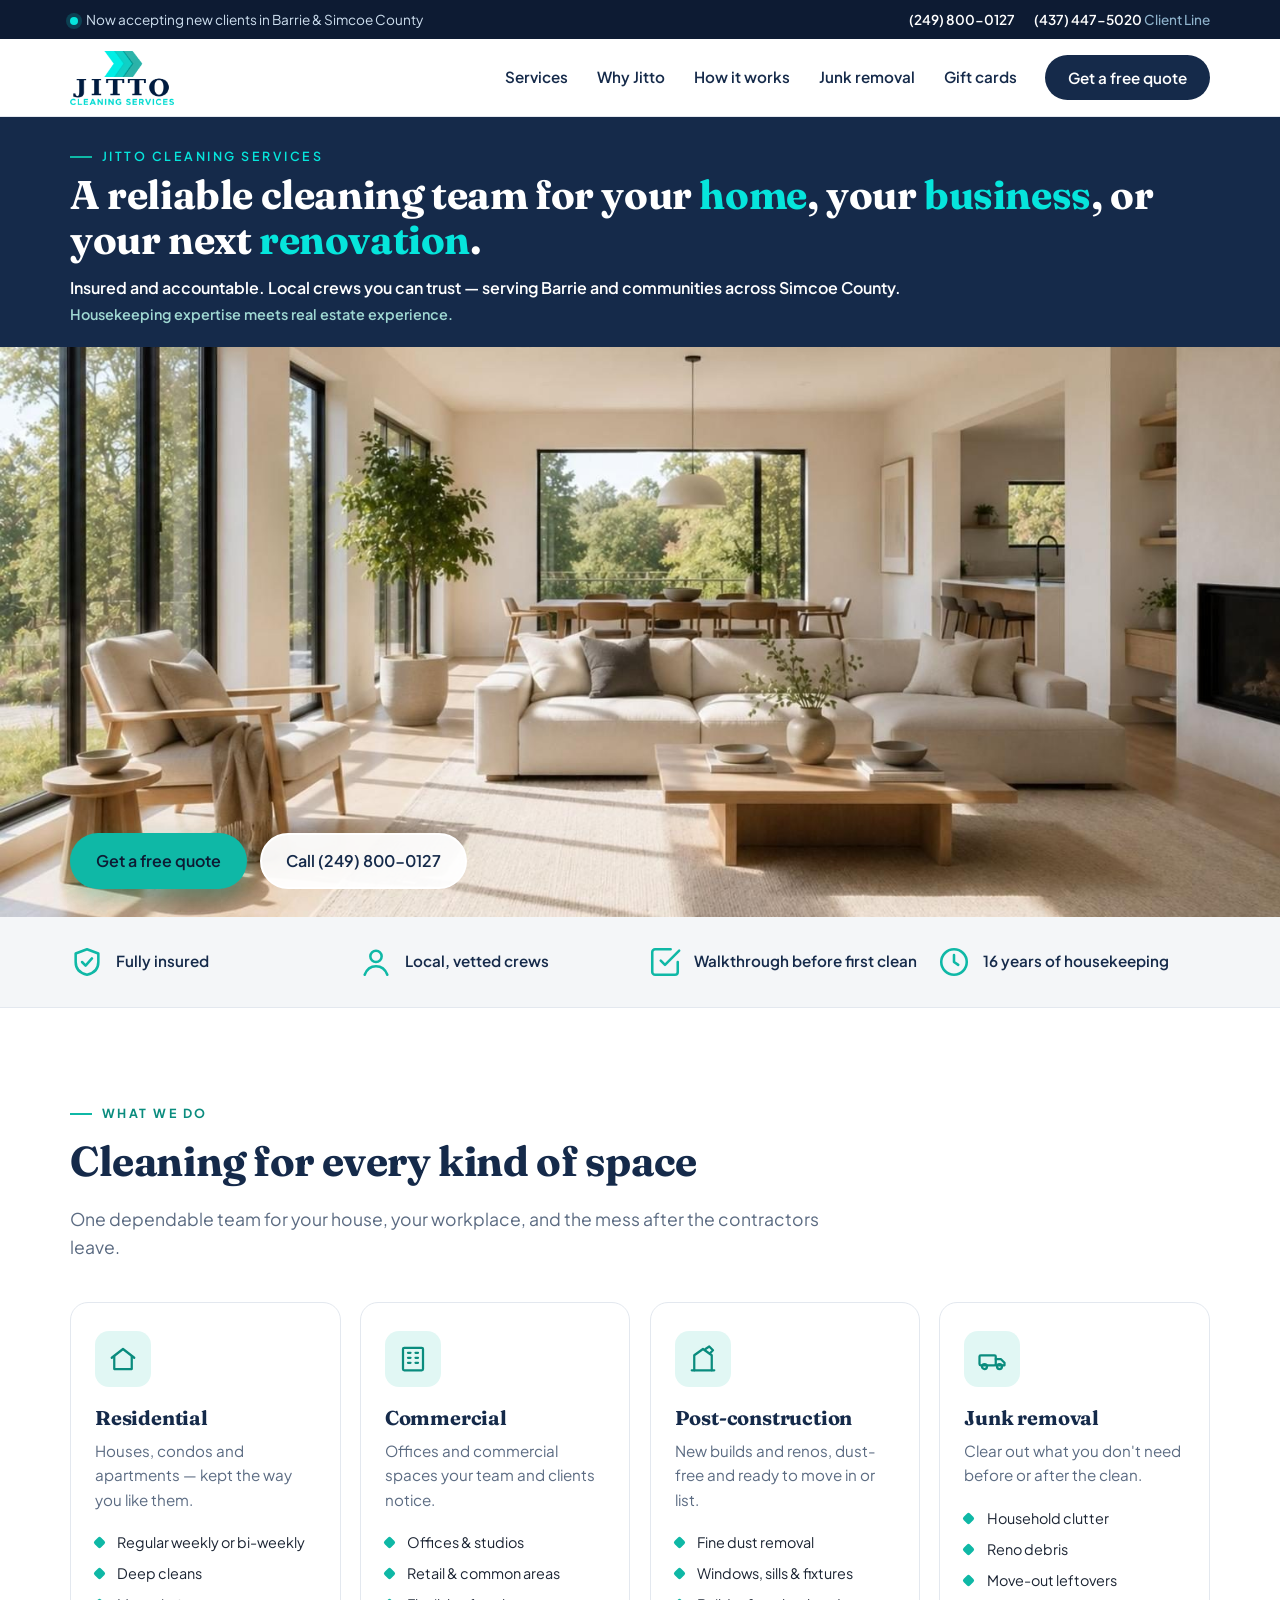
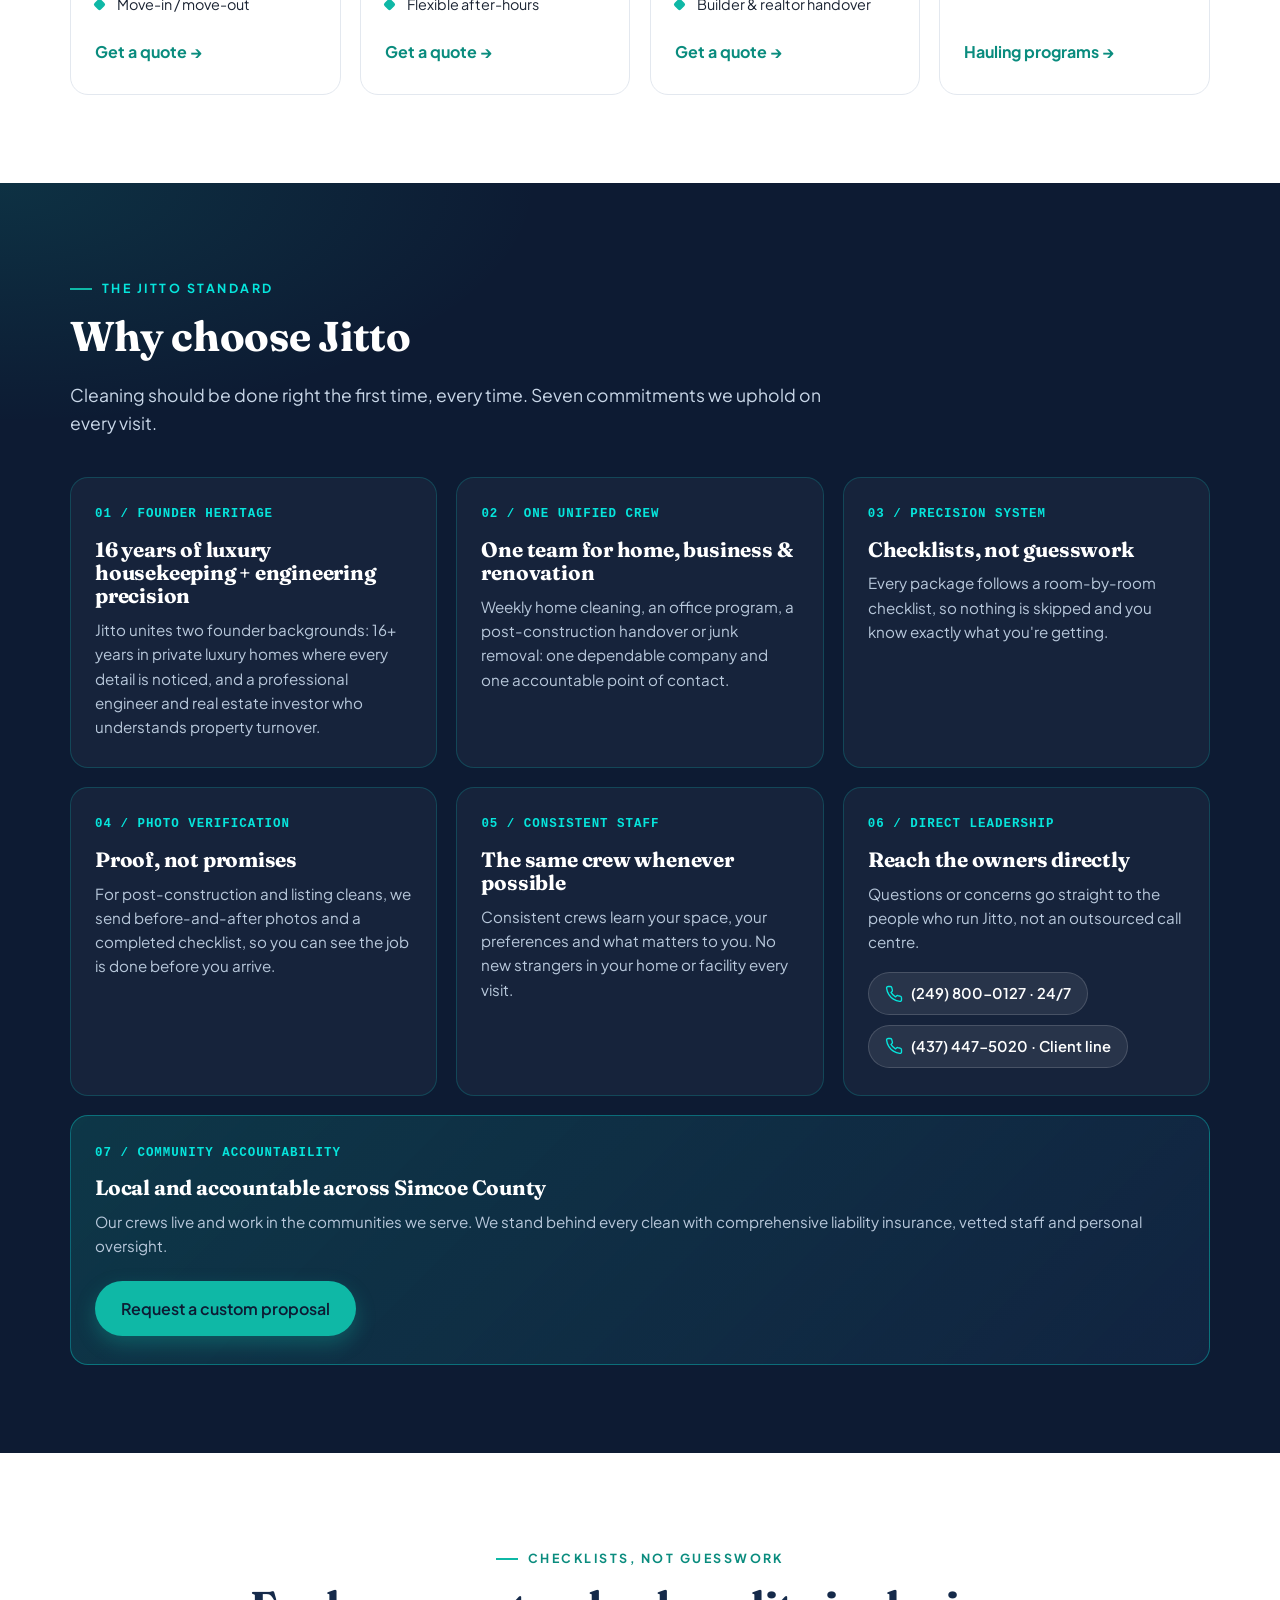
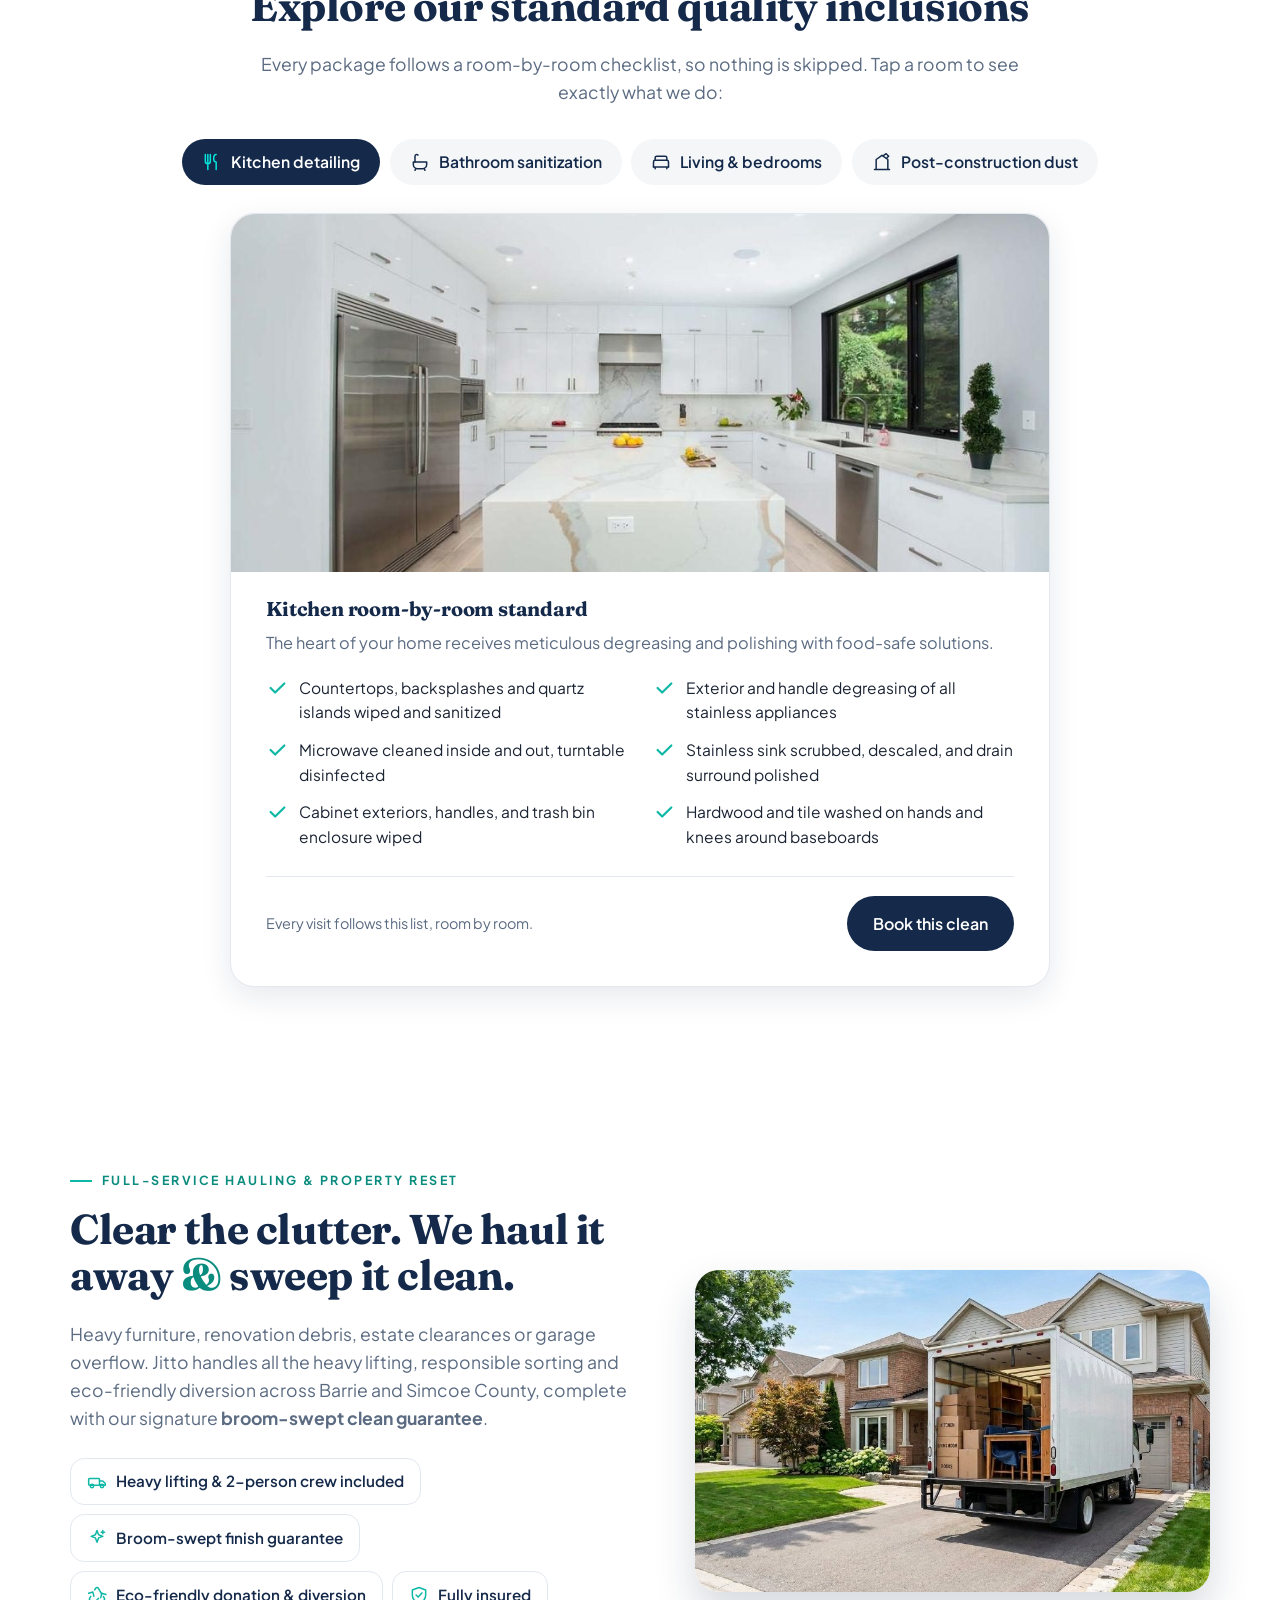
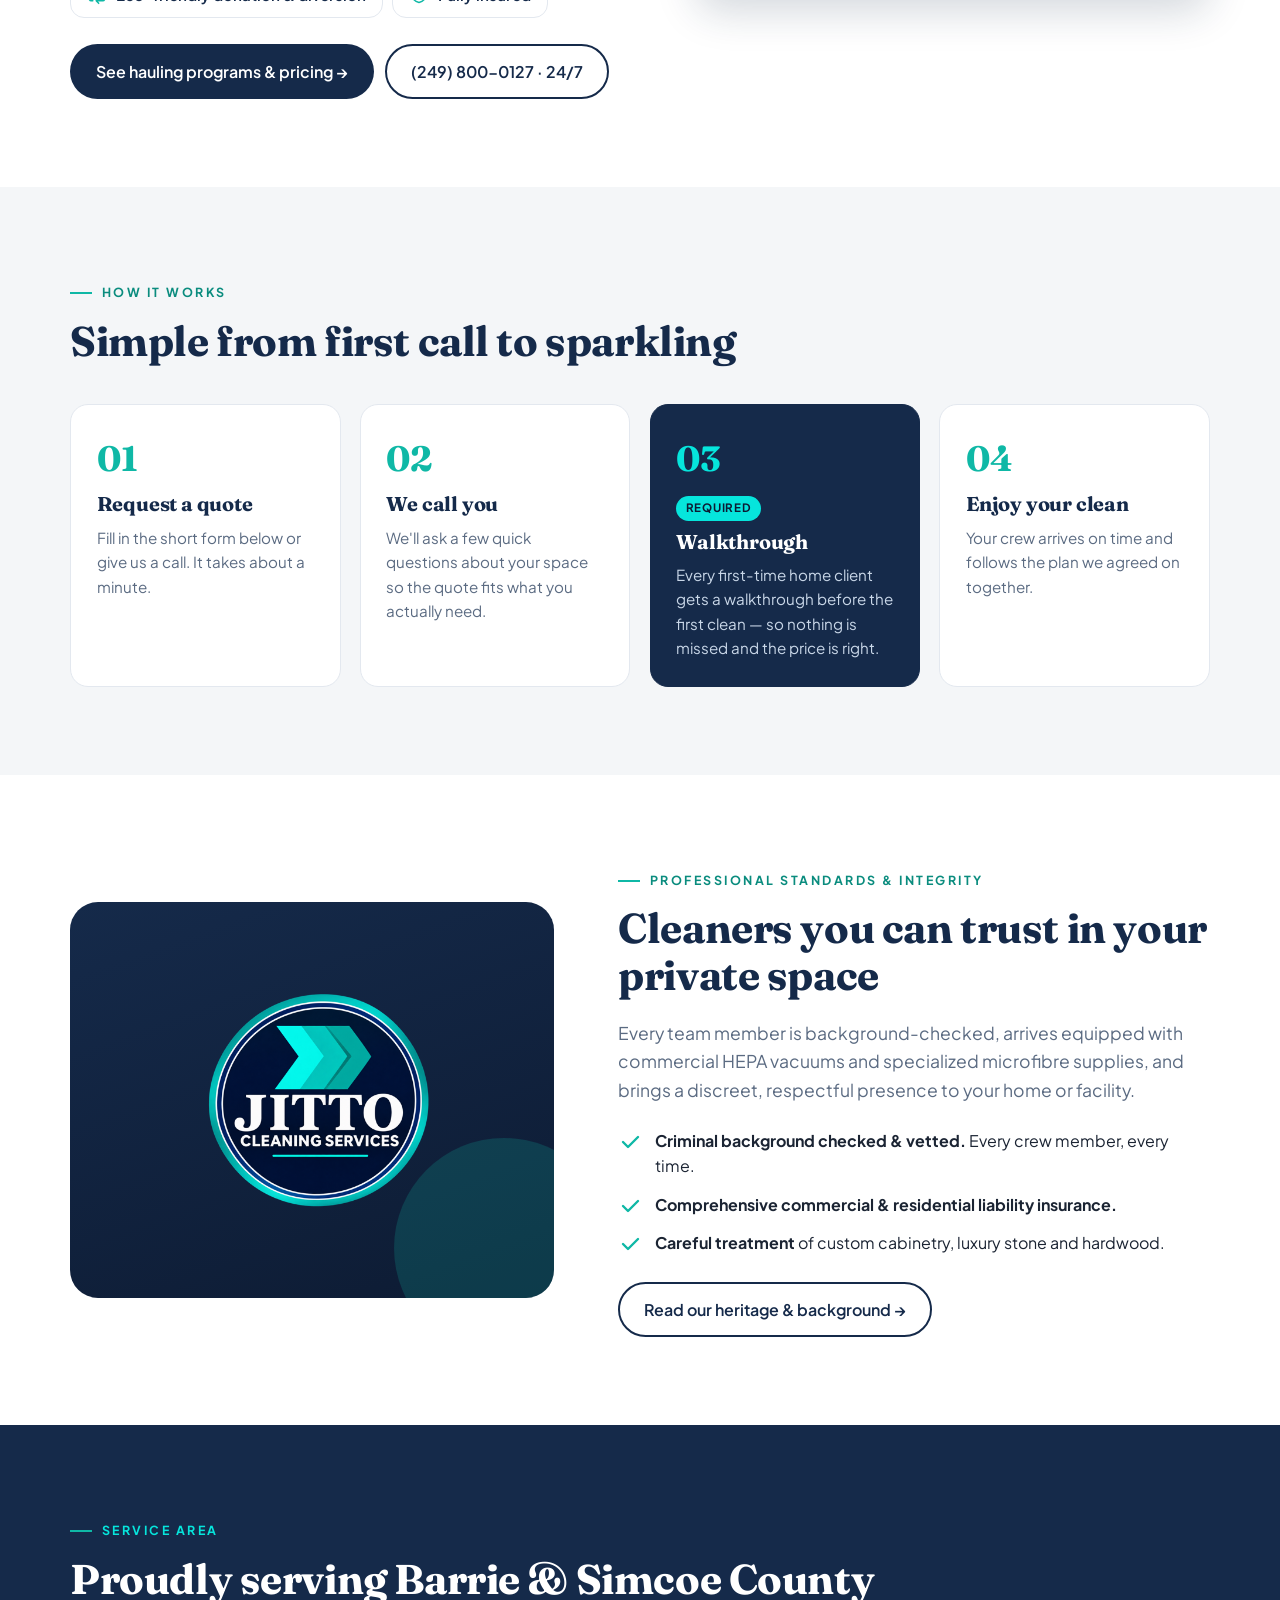
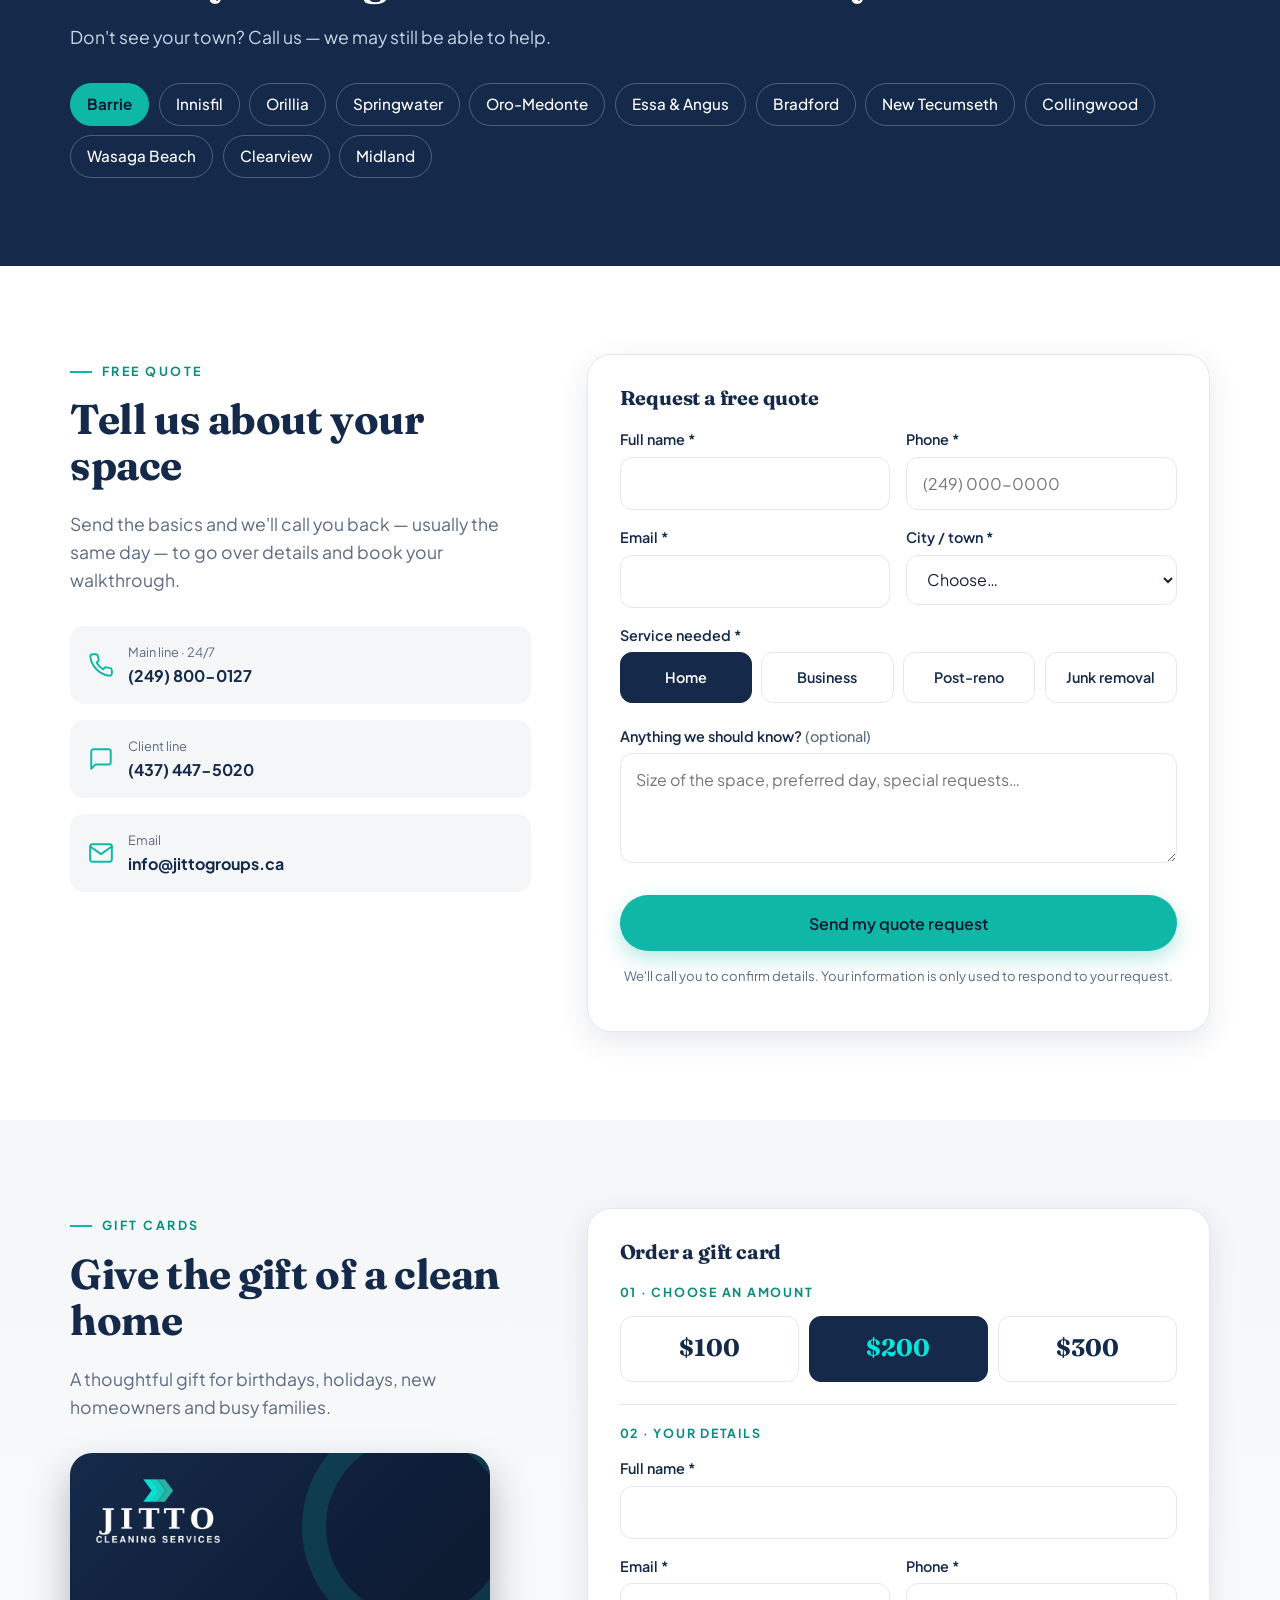
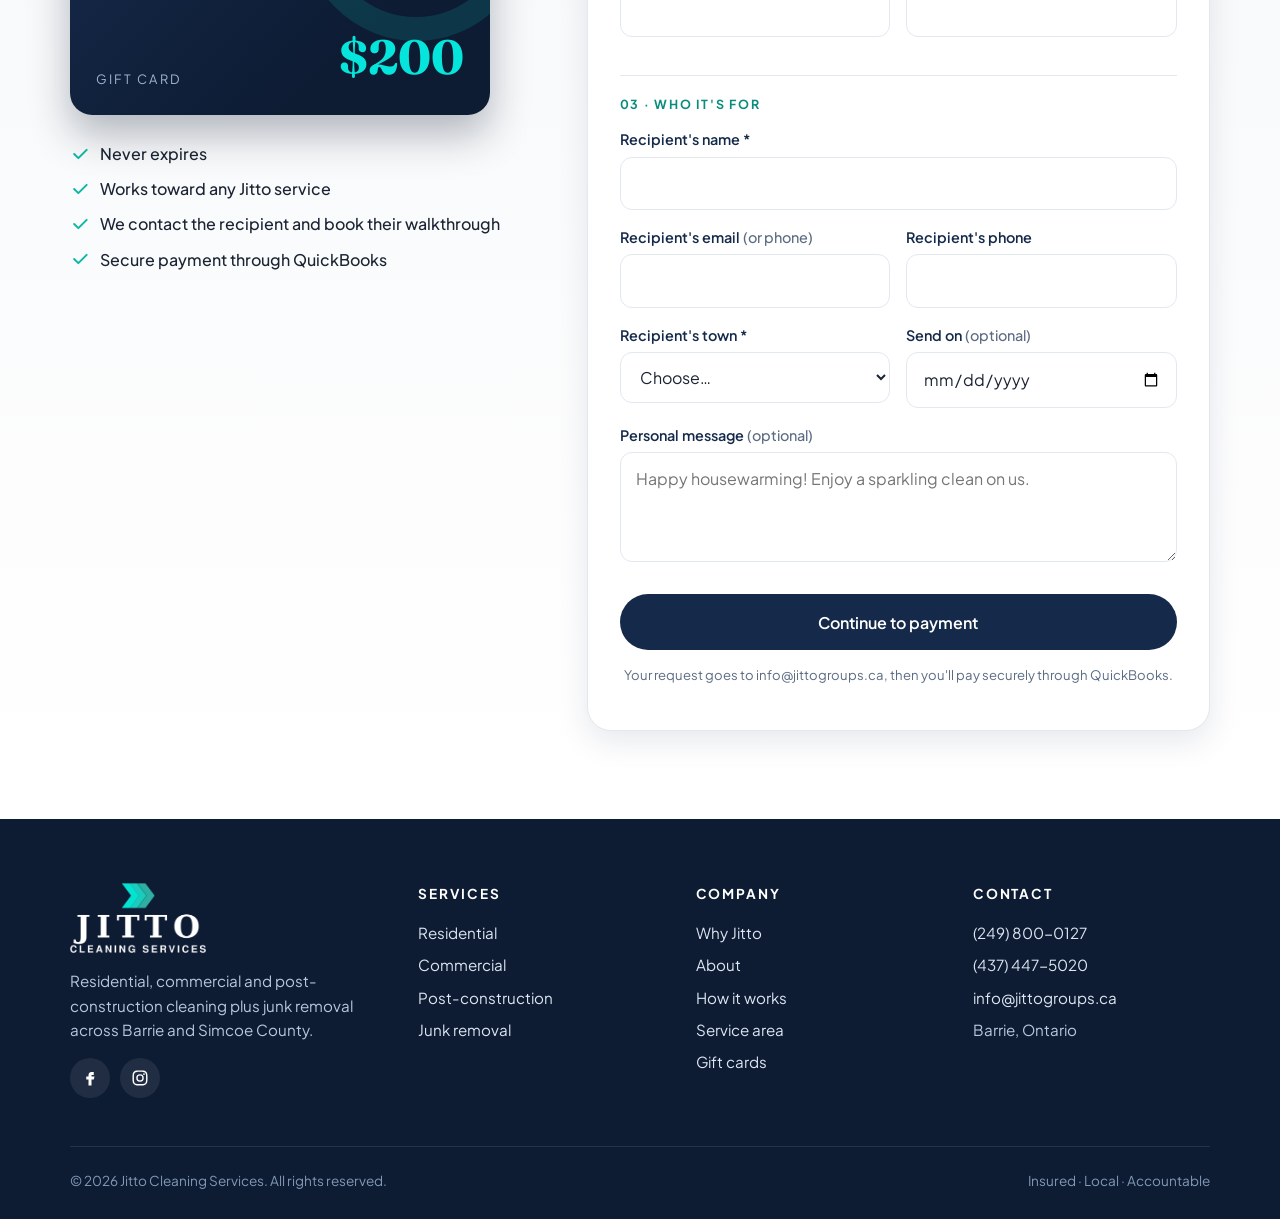
<file: index.html>
<!DOCTYPE html>
<html lang="en">
<head>
<meta charset="utf-8">
<meta name="viewport" content="width=device-width, initial-scale=1">
<title>Jitto Cleaning Services | Barrie &amp; Simcoe County</title>
<meta name="description" content="Jitto Cleaning Services — residential, commercial and post-construction cleaning plus junk removal in Barrie and Simcoe County. Insured, accountable, local crews.">
<link rel="icon" type="image/png" href="favicon.png">
<link rel="apple-touch-icon" href="apple-touch-icon.png">
<meta property="og:title" content="Jitto Cleaning Services | Barrie & Simcoe County">
<meta property="og:description" content="A reliable cleaning team for your home, your business, or your next renovation.">
<meta property="og:image" content="badge.png">
<link rel="preconnect" href="https://fonts.googleapis.com">
<link rel="preconnect" href="https://fonts.gstatic.com" crossorigin>
<link href="https://fonts.googleapis.com/css2?family=Fraunces:opsz,wght@9..144,600;9..144,700&family=Plus+Jakarta+Sans:wght@400;500;600;700&display=swap" rel="stylesheet">
<link rel="stylesheet" href="site.css">
</head>
<body>

<div class="topbar">
  <div class="wrap">
    <div class="msg"><span class="dot"></span>Now accepting new clients in Barrie &amp; Simcoe County</div>
    <div class="phones">
      <a href="tel:+12498000127">(249) 800-0127</a>
      <a href="tel:+14374475020">(437) 447-5020 <span>Client Line</span></a>
    </div>
  </div>
</div>

<header class="site">
  <div class="wrap">
    <a href="#top" class="brand" aria-label="Jitto Cleaning Services home"><img src="logo-navy.png" alt="Jitto Cleaning Services"></a>
    <button class="menu-btn" aria-label="Open menu" aria-expanded="false" id="menuBtn"><span></span><span></span><span></span></button>
    <nav class="main" id="nav">
      <a href="#services">Services</a>
      <a href="#why">Why Jitto</a>
      <a href="#how">How it works</a>
      <a href="junk-removal.html">Junk removal</a>
      <a href="#gift-cards">Gift cards</a>
      <a href="#quote" class="btn btn-navy">Get a free quote</a>
    </nav>
  </div>
</header>

<main id="top">
<section class="hero hero-photo">
  <div class="hero-band"><div class="wrap">
      <div class="eyebrow" style="color:var(--cyan)">Jitto Cleaning Services</div>
      <h1>A reliable cleaning team for your <em>home</em>, your <em>business</em>, or your next <em>renovation</em>.</h1>
      <p class="lead">Insured and accountable. Local crews you can trust — serving Barrie and communities across Simcoe County.</p>
      <p class="note">Housekeeping expertise meets real estate experience.</p>
  </div></div>
  <div class="hero-pic" role="img" aria-label="Bright, freshly cleaned modern living room"><div class="wrap">
      <div class="ctas">
        <a href="#quote" class="btn btn-teal">Get a free quote</a>
        <a href="tel:+12498000127" class="btn btn-ghost">Call (249) 800-0127</a>
      </div>
  </div></div>
</section>

<div class="trust">
  <div class="wrap">
    <div><svg viewBox="0 0 24 24" fill="none" stroke="#0FB8A6" stroke-width="1.8" stroke-linecap="round" stroke-linejoin="round"><path d="M12 3l8 3v6c0 5-3.5 8-8 9-4.5-1-8-4-8-9V6z"/><path d="M8.5 12l2.5 2.5 4.5-5"/></svg>Fully insured</div>
    <div><svg viewBox="0 0 24 24" fill="none" stroke="#0FB8A6" stroke-width="1.8" stroke-linecap="round" stroke-linejoin="round"><circle cx="12" cy="8" r="4"/><path d="M4 21c1.5-4 4.5-6 8-6s6.5 2 8 6"/></svg>Local, vetted crews</div>
    <div><svg viewBox="0 0 24 24" fill="none" stroke="#0FB8A6" stroke-width="1.8" stroke-linecap="round" stroke-linejoin="round"><path d="M9 11l3 3L22 4"/><path d="M21 12v7a2 2 0 01-2 2H5a2 2 0 01-2-2V5a2 2 0 012-2h11"/></svg>Walkthrough before first clean</div>
    <div><svg viewBox="0 0 24 24" fill="none" stroke="#0FB8A6" stroke-width="1.8" stroke-linecap="round" stroke-linejoin="round"><circle cx="12" cy="12" r="9"/><path d="M12 7v5l3 2"/></svg>16 years of housekeeping</div>
  </div>
</div>

<section id="services">
  <div class="wrap">
    <div class="eyebrow">What we do</div>
    <h2>Cleaning for every kind of space</h2>
    <p class="lead">One dependable team for your house, your workplace, and the mess after the contractors leave.</p>
    <div class="grid4">
      <div class="card">
        <div class="ic"><svg viewBox="0 0 24 24" fill="none" stroke="#0A8C7E" stroke-width="1.8" stroke-linecap="round" stroke-linejoin="round"><path d="M3 11l9-7 9 7"/><path d="M5 10v10h14V10"/></svg></div>
        <h3>Residential</h3>
        <p>Houses, condos and apartments — kept the way you like them.</p>
        <ul><li>Regular weekly or bi-weekly</li><li>Deep cleans</li><li>Move-in / move-out</li></ul>
        <a href="#quote" class="more" data-service="Residential">Get a quote →</a>
      </div>
      <div class="card">
        <div class="ic"><svg viewBox="0 0 24 24" fill="none" stroke="#0A8C7E" stroke-width="1.8" stroke-linecap="round" stroke-linejoin="round"><rect x="4" y="3" width="16" height="18" rx="1"/><path d="M8 7h2M14 7h2M8 11h2M14 11h2M8 15h2M14 15h2"/></svg></div>
        <h3>Commercial</h3>
        <p>Offices and commercial spaces your team and clients notice.</p>
        <ul><li>Offices &amp; studios</li><li>Retail &amp; common areas</li><li>Flexible after-hours</li></ul>
        <a href="#quote" class="more" data-service="Commercial">Get a quote →</a>
      </div>
      <div class="card">
        <div class="ic"><svg viewBox="0 0 24 24" fill="none" stroke="#0A8C7E" stroke-width="1.8" stroke-linecap="round" stroke-linejoin="round"><path d="M3 21h18"/><path d="M5 21V9l7-5 7 5v12"/><path d="M14 4l3-2 3 3-2 2"/></svg></div>
        <h3>Post-construction</h3>
        <p>New builds and renos, dust-free and ready to move in or list.</p>
        <ul><li>Fine dust removal</li><li>Windows, sills &amp; fixtures</li><li>Builder &amp; realtor handover</li></ul>
        <a href="#quote" class="more" data-service="Post-construction">Get a quote →</a>
      </div>
      <div class="card">
        <div class="ic"><svg viewBox="0 0 24 24" fill="none" stroke="#0A8C7E" stroke-width="1.8" stroke-linecap="round" stroke-linejoin="round"><rect x="2" y="9" width="13" height="8" rx="1"/><path d="M15 12h4l3 3v2h-7"/><circle cx="6" cy="18" r="2"/><circle cx="18" cy="18" r="2"/></svg></div>
        <h3>Junk removal</h3>
        <p>Clear out what you don't need before or after the clean.</p>
        <ul><li>Household clutter</li><li>Reno debris</li><li>Move-out leftovers</li></ul>
        <a href="junk-removal.html" class="more">Hauling programs →</a>
      </div>
    </div>
  </div>
</section>

<section class="standard" id="why">
  <div class="wrap">
    <div class="eyebrow" style="color:var(--cyan)">The Jitto Standard</div>
    <h2>Why choose Jitto</h2>
    <p class="lead">Cleaning should be done right the first time, every time. Seven commitments we uphold on every visit.</p>
    <div class="std-grid">
      <div class="std"><div class="tag">01 / Founder heritage</div><h3>16 years of luxury housekeeping + engineering precision</h3><p>Jitto unites two founder backgrounds: 16+ years in private luxury homes where every detail is noticed, and a professional engineer and real estate investor who understands property turnover.</p></div>
      <div class="std"><div class="tag">02 / One unified crew</div><h3>One team for home, business &amp; renovation</h3><p>Weekly home cleaning, an office program, a post-construction handover or junk removal: one dependable company and one accountable point of contact.</p></div>
      <div class="std"><div class="tag">03 / Precision system</div><h3>Checklists, not guesswork</h3><p>Every package follows a room-by-room checklist, so nothing is skipped and you know exactly what you're getting.</p></div>
      <div class="std"><div class="tag">04 / Photo verification</div><h3>Proof, not promises</h3><p>For post-construction and listing cleans, we send before-and-after photos and a completed checklist, so you can see the job is done before you arrive.</p></div>
      <div class="std"><div class="tag">05 / Consistent staff</div><h3>The same crew whenever possible</h3><p>Consistent crews learn your space, your preferences and what matters to you. No new strangers in your home or facility every visit.</p></div>
      <div class="std"><div class="tag">06 / Direct leadership</div><h3>Reach the owners directly</h3><p>Questions or concerns go straight to the people who run Jitto, not an outsourced call centre.</p>
        <div class="lines"><a href="tel:+12498000127"><svg viewBox="0 0 24 24" fill="none" stroke="#06E5DC" stroke-width="1.8" stroke-linecap="round" stroke-linejoin="round"><path d="M22 16.9v3a2 2 0 01-2.2 2 19.8 19.8 0 01-8.6-3.1 19.5 19.5 0 01-6-6A19.8 19.8 0 012.1 4.2 2 2 0 014.1 2h3a2 2 0 012 1.7c.1 1 .4 1.9.7 2.8a2 2 0 01-.5 2.1L8 9.9a16 16 0 006 6l1.3-1.3a2 2 0 012.1-.4c.9.3 1.8.6 2.8.7a2 2 0 011.7 2z"/></svg>(249) 800-0127 · 24/7</a><a href="tel:+14374475020"><svg viewBox="0 0 24 24" fill="none" stroke="#06E5DC" stroke-width="1.8" stroke-linecap="round" stroke-linejoin="round"><path d="M22 16.9v3a2 2 0 01-2.2 2 19.8 19.8 0 01-8.6-3.1 19.5 19.5 0 01-6-6A19.8 19.8 0 012.1 4.2 2 2 0 014.1 2h3a2 2 0 012 1.7c.1 1 .4 1.9.7 2.8a2 2 0 01-.5 2.1L8 9.9a16 16 0 006 6l1.3-1.3a2 2 0 012.1-.4c.9.3 1.8.6 2.8.7a2 2 0 011.7 2z"/></svg>(437) 447-5020 · Client line</a></div></div>
      <div class="std wide"><div class="tag">07 / Community accountability</div><h3>Local and accountable across Simcoe County</h3><p>Our crews live and work in the communities we serve. We stand behind every clean with comprehensive liability insurance, vetted staff and personal oversight.</p><a href="#quote" class="btn btn-teal">Request a custom proposal</a></div>
    </div>
  </div>
</section>

<section class="checklist" id="checklists">
  <div class="wrap">
    <div class="eyebrow">Checklists, not guesswork</div>
    <h2>Explore our standard quality inclusions</h2>
    <p class="lead">Every package follows a room-by-room checklist, so nothing is skipped. Tap a room to see exactly what we do:</p>
    <div class="tabs" role="tablist"><button class="tab" role="tab" id="t-kitchen" aria-controls="p-kitchen" aria-selected="true"><svg viewBox="0 0 24 24" fill="none" stroke="#152A4A" stroke-width="1.8" stroke-linecap="round" stroke-linejoin="round"><path d="M4 3v8a3 3 0 006 0V3M7 3v18M17 3c-2 0-3 2-3 5s1 4 3 4v9"/></svg>Kitchen detailing</button><button class="tab" role="tab" id="t-bath" aria-controls="p-bath" aria-selected="false"><svg viewBox="0 0 24 24" fill="none" stroke="#152A4A" stroke-width="1.8" stroke-linecap="round" stroke-linejoin="round"><path d="M4 12h16v3a5 5 0 01-5 5H9a5 5 0 01-5-5z"/><path d="M6 12V5a2 2 0 013.5-1.3"/><path d="M7 20l-1 2M17 20l1 2"/></svg>Bathroom sanitization</button><button class="tab" role="tab" id="t-living" aria-controls="p-living" aria-selected="false"><svg viewBox="0 0 24 24" fill="none" stroke="#152A4A" stroke-width="1.8" stroke-linecap="round" stroke-linejoin="round"><path d="M3 18v-6a2 2 0 012-2h14a2 2 0 012 2v6"/><path d="M3 18h18M5 10V7a2 2 0 012-2h10a2 2 0 012 2v3M5 18v2M19 18v2"/></svg>Living &amp; bedrooms</button><button class="tab" role="tab" id="t-post" aria-controls="p-post" aria-selected="false"><svg viewBox="0 0 24 24" fill="none" stroke="#152A4A" stroke-width="1.8" stroke-linecap="round" stroke-linejoin="round"><path d="M3 21h18M5 21V9l7-5 7 5v12"/><path d="M14 4l3-2 3 3-2 2"/></svg>Post-construction dust</button></div>
    <div class="panel" role="tabpanel" id="p-kitchen" aria-labelledby="t-kitchen"><img class="panel-img" src="room-kitchen.jpg" alt="Bright white kitchen with marble island" loading="lazy"><h3>Kitchen room-by-room standard</h3><p class="intro">The heart of your home receives meticulous degreasing and polishing with food-safe solutions.</p><ul><li><svg viewBox="0 0 24 24" fill="none" stroke="#0FB8A6" stroke-width="2.4" stroke-linecap="round" stroke-linejoin="round"><path d="M5 12l5 5L20 7"/></svg><span>Countertops, backsplashes and quartz islands wiped and sanitized</span></li><li><svg viewBox="0 0 24 24" fill="none" stroke="#0FB8A6" stroke-width="2.4" stroke-linecap="round" stroke-linejoin="round"><path d="M5 12l5 5L20 7"/></svg><span>Exterior and handle degreasing of all stainless appliances</span></li><li><svg viewBox="0 0 24 24" fill="none" stroke="#0FB8A6" stroke-width="2.4" stroke-linecap="round" stroke-linejoin="round"><path d="M5 12l5 5L20 7"/></svg><span>Microwave cleaned inside and out, turntable disinfected</span></li><li><svg viewBox="0 0 24 24" fill="none" stroke="#0FB8A6" stroke-width="2.4" stroke-linecap="round" stroke-linejoin="round"><path d="M5 12l5 5L20 7"/></svg><span>Stainless sink scrubbed, descaled, and drain surround polished</span></li><li><svg viewBox="0 0 24 24" fill="none" stroke="#0FB8A6" stroke-width="2.4" stroke-linecap="round" stroke-linejoin="round"><path d="M5 12l5 5L20 7"/></svg><span>Cabinet exteriors, handles, and trash bin enclosure wiped</span></li><li><svg viewBox="0 0 24 24" fill="none" stroke="#0FB8A6" stroke-width="2.4" stroke-linecap="round" stroke-linejoin="round"><path d="M5 12l5 5L20 7"/></svg><span>Hardwood and tile washed on hands and knees around baseboards</span></li></ul><div class="foot"><span>Every visit follows this list, room by room.</span><a href="#quote" class="btn btn-navy">Book this clean</a></div></div><div class="panel" role="tabpanel" id="p-bath" aria-labelledby="t-bath" hidden><img class="panel-img" src="room-bathroom.jpg" alt="Clean modern bathroom with glass shower" loading="lazy"><h3>Bathroom clinical sanitization</h3><p class="intro">Complete disinfection from ceiling vents to floor grout lines.</p><ul><li><svg viewBox="0 0 24 24" fill="none" stroke="#0FB8A6" stroke-width="2.4" stroke-linecap="round" stroke-linejoin="round"><path d="M5 12l5 5L20 7"/></svg><span>Bathtubs, shower stalls and glass doors descaled and shined streak-free</span></li><li><svg viewBox="0 0 24 24" fill="none" stroke="#0FB8A6" stroke-width="2.4" stroke-linecap="round" stroke-linejoin="round"><path d="M5 12l5 5L20 7"/></svg><span>Toilet sanitized inside bowl, under rim, pedestal and surrounding floor</span></li><li><svg viewBox="0 0 24 24" fill="none" stroke="#0FB8A6" stroke-width="2.4" stroke-linecap="round" stroke-linejoin="round"><path d="M5 12l5 5L20 7"/></svg><span>Vanity top, porcelain sink basins and chrome faucets polished</span></li><li><svg viewBox="0 0 24 24" fill="none" stroke="#0FB8A6" stroke-width="2.4" stroke-linecap="round" stroke-linejoin="round"><path d="M5 12l5 5L20 7"/></svg><span>Mirrors and medicine cabinets cleaned without streaks or lint</span></li><li><svg viewBox="0 0 24 24" fill="none" stroke="#0FB8A6" stroke-width="2.4" stroke-linecap="round" stroke-linejoin="round"><path d="M5 12l5 5L20 7"/></svg><span>Tile grout scrubbed, baseboards washed and trash emptied</span></li><li><svg viewBox="0 0 24 24" fill="none" stroke="#0FB8A6" stroke-width="2.4" stroke-linecap="round" stroke-linejoin="round"><path d="M5 12l5 5L20 7"/></svg><span>Fresh linen arrangement and amenities neatened</span></li></ul><div class="foot"><span>Every visit follows this list, room by room.</span><a href="#quote" class="btn btn-navy">Book this clean</a></div></div><div class="panel" role="tabpanel" id="p-living" aria-labelledby="t-living" hidden><img class="panel-img" src="room-living.jpg" alt="Bright living room with sectional sofa" loading="lazy"><h3>Living areas &amp; master suites</h3><p class="intro">Restorative cleanliness that enhances your peace of mind.</p><ul><li><svg viewBox="0 0 24 24" fill="none" stroke="#0FB8A6" stroke-width="2.4" stroke-linecap="round" stroke-linejoin="round"><path d="M5 12l5 5L20 7"/></svg><span>Beds made with crisp hotel-grade precision (linen change on request)</span></li><li><svg viewBox="0 0 24 24" fill="none" stroke="#0FB8A6" stroke-width="2.4" stroke-linecap="round" stroke-linejoin="round"><path d="M5 12l5 5L20 7"/></svg><span>All furniture, lamps, shelving and frames hand-dusted</span></li><li><svg viewBox="0 0 24 24" fill="none" stroke="#0FB8A6" stroke-width="2.4" stroke-linecap="round" stroke-linejoin="round"><path d="M5 12l5 5L20 7"/></svg><span>Window sills, interior tracks and door frames wiped clean</span></li><li><svg viewBox="0 0 24 24" fill="none" stroke="#0FB8A6" stroke-width="2.4" stroke-linecap="round" stroke-linejoin="round"><path d="M5 12l5 5L20 7"/></svg><span>Upholstery vacuumed and cushions fluffed and neatened</span></li><li><svg viewBox="0 0 24 24" fill="none" stroke="#0FB8A6" stroke-width="2.4" stroke-linecap="round" stroke-linejoin="round"><path d="M5 12l5 5L20 7"/></svg><span>Carpets edged and HEPA vacuumed; hardwood damp-mopped</span></li><li><svg viewBox="0 0 24 24" fill="none" stroke="#0FB8A6" stroke-width="2.4" stroke-linecap="round" stroke-linejoin="round"><path d="M5 12l5 5L20 7"/></svg><span>High-touch light switch plates and door hardware disinfected</span></li></ul><div class="foot"><span>Every visit follows this list, room by room.</span><a href="#quote" class="btn btn-navy">Book this clean</a></div></div><div class="panel" role="tabpanel" id="p-post" aria-labelledby="t-post" hidden><img class="panel-img" src="room-postcon.jpg" alt="Empty newly finished room ready for handover" loading="lazy"><h3>Post-construction turnkey protocol</h3><p class="intro">Eliminating sub-micron drywall dust and trade debris before inspection walkthroughs.</p><ul><li><svg viewBox="0 0 24 24" fill="none" stroke="#0FB8A6" stroke-width="2.4" stroke-linecap="round" stroke-linejoin="round"><path d="M5 12l5 5L20 7"/></svg><span>Negative air HEPA extraction of fine airborne drywall and silica dust</span></li><li><svg viewBox="0 0 24 24" fill="none" stroke="#0FB8A6" stroke-width="2.4" stroke-linecap="round" stroke-linejoin="round"><path d="M5 12l5 5L20 7"/></svg><span>Manufacturer protective stickers, tape and paint overspray scraped safely</span></li><li><svg viewBox="0 0 24 24" fill="none" stroke="#0FB8A6" stroke-width="2.4" stroke-linecap="round" stroke-linejoin="round"><path d="M5 12l5 5L20 7"/></svg><span>Window glass and sliding door tracks vacuumed and detailed streak-free</span></li><li><svg viewBox="0 0 24 24" fill="none" stroke="#0FB8A6" stroke-width="2.4" stroke-linecap="round" stroke-linejoin="round"><path d="M5 12l5 5L20 7"/></svg><span>Inside and outside of all new custom cabinetry vacuumed and wiped</span></li><li><svg viewBox="0 0 24 24" fill="none" stroke="#0FB8A6" stroke-width="2.4" stroke-linecap="round" stroke-linejoin="round"><path d="M5 12l5 5L20 7"/></svg><span>Ceiling and wall register covers, vents and light fixtures dusted and wiped clean</span></li><li><svg viewBox="0 0 24 24" fill="none" stroke="#0FB8A6" stroke-width="2.4" stroke-linecap="round" stroke-linejoin="round"><path d="M5 12l5 5L20 7"/></svg><span>Digital photo verification sign-off log sent directly to project managers</span></li></ul><div class="foot"><span>Every visit follows this list, room by room.</span><a href="#quote" class="btn btn-navy">Book this clean</a></div></div>
  </div>
</section>

<section class="junk" id="junk-removal">
  <div class="wrap">
    <div>
      <div class="eyebrow">Full-service hauling &amp; property reset</div>
      <h2>Clear the clutter. We haul it away <em>&amp;</em> sweep it clean.</h2>
      <p class="lead">Heavy furniture, renovation debris, estate clearances or garage overflow. Jitto handles all the heavy lifting, responsible sorting and eco-friendly diversion across Barrie and Simcoe County, complete with our signature <b>broom-swept clean guarantee</b>.</p>
      <div class="chips">
        <span><svg viewBox="0 0 24 24" fill="none" stroke="#0FB8A6" stroke-width="1.8" stroke-linecap="round" stroke-linejoin="round"><rect x="2" y="9" width="13" height="8" rx="1"/><path d="M15 12h4l3 3v2h-7"/><circle cx="6" cy="18" r="2"/><circle cx="18" cy="18" r="2"/></svg>Heavy lifting &amp; 2-person crew included</span>
        <span><svg viewBox="0 0 24 24" fill="none" stroke="#0FB8A6" stroke-width="1.8" stroke-linecap="round" stroke-linejoin="round"><path d="M12 3l1.9 5.1L19 10l-5.1 1.9L12 17l-1.9-5.1L5 10l5.1-1.9z"/><path d="M19 3v4M17 5h4"/></svg>Broom-swept finish guarantee</span>
        <span><svg viewBox="0 0 24 24" fill="none" stroke="#0FB8A6" stroke-width="1.8" stroke-linecap="round" stroke-linejoin="round"><path d="M7 19H4.8a2 2 0 01-1.7-3l1.4-2.4M11 19h8.2a2 2 0 001.7-3l-1.3-2.3M14 16l-3 3 3 3M8.3 13.6L7 8.5l-5 1.4M9.3 5.9L10.3 4a2 2 0 013.4 0l4.1 7.1M16.5 15.2l1.3-5.2 5 1.3"/></svg>Eco-friendly donation &amp; diversion</span>
        <span><svg viewBox="0 0 24 24" fill="none" stroke="#0FB8A6" stroke-width="1.8" stroke-linecap="round" stroke-linejoin="round"><path d="M12 3l8 3v6c0 5-3.5 8-8 9-4.5-1-8-4-8-9V6z"/><path d="M8.5 12l2.5 2.5 4.5-5"/></svg>Fully insured</span>
      </div>
      <div class="acts">
        <a href="junk-removal.html" class="btn btn-navy">See hauling programs &amp; pricing →</a>
        <a href="tel:+12498000127" class="btn btn-outline">(249) 800-0127 · 24/7</a>
      </div>
    </div>
    <div class="photo"><img src="junk-removal.jpg" alt="Jitto moving truck loaded with furniture and boxes in a Simcoe County driveway" loading="lazy"></div>
  </div>
</section>

<section class="how" id="how">
  <div class="wrap">
    <div class="eyebrow">How it works</div>
    <h2>Simple from first call to sparkling</h2>
    <div class="steps">
      <div class="step"><h3>Request a quote</h3><p>Fill in the short form below or give us a call. It takes about a minute.</p></div>
      <div class="step"><h3>We call you</h3><p>We'll ask a few quick questions about your space so the quote fits what you actually need.</p></div>
      <div class="step key"><span class="pill">Required</span><h3>Walkthrough</h3><p>Every first-time home client gets a walkthrough before the first clean — so nothing is missed and the price is right.</p></div>
      <div class="step"><h3>Enjoy your clean</h3><p>Your crew arrives on time and follows the plan we agreed on together.</p></div>
    </div>
  </div>
</section>

<section class="about" id="about">
  <div class="wrap">
    <div class="about-art"><img src="badge.png" alt="Jitto Cleaning Services badge"></div>
    <div>
      <div class="eyebrow">Professional standards &amp; integrity</div>
      <h2>Cleaners you can trust in your private space</h2>
      <p class="lead">Every team member is background-checked, arrives equipped with commercial HEPA vacuums and specialized microfibre supplies, and brings a discreet, respectful presence to your home or facility.</p>
      <ul class="checks">
        <li><svg viewBox="0 0 24 24" fill="none" stroke="#0FB8A6" stroke-width="2.4" stroke-linecap="round" stroke-linejoin="round"><path d="M5 12l5 5L20 7"/></svg><span><b>Criminal background checked &amp; vetted.</b> Every crew member, every time.</span></li>
        <li><svg viewBox="0 0 24 24" fill="none" stroke="#0FB8A6" stroke-width="2.4" stroke-linecap="round" stroke-linejoin="round"><path d="M5 12l5 5L20 7"/></svg><span><b>Comprehensive commercial &amp; residential liability insurance.</b></span></li>
        <li><svg viewBox="0 0 24 24" fill="none" stroke="#0FB8A6" stroke-width="2.4" stroke-linecap="round" stroke-linejoin="round"><path d="M5 12l5 5L20 7"/></svg><span><b>Careful treatment</b> of custom cabinetry, luxury stone and hardwood.</span></li>
      </ul>
      <a href="about.html" class="btn btn-outline" style="margin-top:1.6rem">Read our heritage &amp; background →</a>
    </div>
  </div>
</section>

<section class="area" id="area">
  <div class="wrap">
    <div class="eyebrow" style="color:var(--cyan)">Service area</div>
    <h2>Proudly serving Barrie &amp; Simcoe County</h2>
    <p class="lead">Don't see your town? Call us — we may still be able to help.</p>
    <div class="towns">
      <span class="hq">Barrie</span><span>Innisfil</span><span>Orillia</span><span>Springwater</span><span>Oro-Medonte</span><span>Essa &amp; Angus</span><span>Bradford</span><span>New Tecumseth</span><span>Collingwood</span><span>Wasaga Beach</span><span>Clearview</span><span>Midland</span>
    </div>
  </div>
</section>

<section class="formsec" id="quote">
  <div class="wrap">
    <div>
      <div class="eyebrow">Free quote</div>
      <h2>Tell us about your space</h2>
      <p class="lead">Send the basics and we'll call you back — usually the same day — to go over details and book your walkthrough.</p>
      <ul class="contact-list">
        <li><svg viewBox="0 0 24 24" fill="none" stroke="#0FB8A6" stroke-width="1.8" stroke-linecap="round" stroke-linejoin="round"><path d="M22 16.9v3a2 2 0 01-2.2 2 19.8 19.8 0 01-8.6-3.1 19.5 19.5 0 01-6-6A19.8 19.8 0 012.1 4.2 2 2 0 014.1 2h3a2 2 0 012 1.7c.1 1 .4 1.9.7 2.8a2 2 0 01-.5 2.1L8 9.9a16 16 0 006 6l1.3-1.3a2 2 0 012.1-.4c.9.3 1.8.6 2.8.7a2 2 0 011.7 2z"/></svg><div><small>Main line · 24/7</small><a href="tel:+12498000127">(249) 800-0127</a></div></li>
        <li><svg viewBox="0 0 24 24" fill="none" stroke="#0FB8A6" stroke-width="1.8" stroke-linecap="round" stroke-linejoin="round"><path d="M21 15a2 2 0 01-2 2H7l-4 4V5a2 2 0 012-2h14a2 2 0 012 2z"/></svg><div><small>Client line</small><a href="tel:+14374475020">(437) 447-5020</a></div></li>
        <li><svg viewBox="0 0 24 24" fill="none" stroke="#0FB8A6" stroke-width="1.8" stroke-linecap="round" stroke-linejoin="round"><rect x="2" y="4" width="20" height="16" rx="2"/><path d="M22 6l-10 7L2 6"/></svg><div><small>Email</small><a href="mailto:info@jittogroups.ca">info@jittogroups.ca</a></div></li>
      </ul>
    </div>

    <form class="jf" id="quoteForm" novalidate data-kind="Quote request">
      <h3>Request a free quote</h3>
      <input type="text" name="_honey" class="hp" tabindex="-1" autocomplete="off">
      <div class="row">
        <div class="field"><label for="q-name">Full name *</label><input id="q-name" name="Name" required autocomplete="name"></div>
        <div class="field"><label for="q-phone">Phone *</label><input id="q-phone" name="Phone" type="tel" required autocomplete="tel" placeholder="(249) 000-0000"></div>
      </div>
      <div class="row">
        <div class="field"><label for="q-email">Email *</label><input id="q-email" name="Email" type="email" required autocomplete="email"></div>
        <div class="field"><label for="q-city">City / town *</label>
          <select id="q-city" name="City" required><option value="">Choose…</option><option>Barrie</option><option>Innisfil</option><option>Orillia</option><option>Springwater</option><option>Oro-Medonte</option><option>Essa / Angus</option><option>Bradford</option><option>New Tecumseth</option><option>Collingwood</option><option>Wasaga Beach</option><option>Clearview</option><option>Midland</option><option>Other</option></select></div>
      </div>
      <div class="field"><label>Service needed *</label>
        <div class="opts">
          <label class="opt"><input type="radio" name="Service" value="Residential" required checked><span>Home</span></label>
          <label class="opt"><input type="radio" name="Service" value="Commercial"><span>Business</span></label>
          <label class="opt"><input type="radio" name="Service" value="Post-construction"><span>Post-reno</span></label>
          <label class="opt"><input type="radio" name="Service" value="Junk removal"><span>Junk removal</span></label>
        </div>
      </div>
      <div class="field"><label for="q-msg">Anything we should know? <i>(optional)</i></label><textarea id="q-msg" name="Details" placeholder="Size of the space, preferred day, special requests…"></textarea></div>
      <button class="btn btn-teal" type="submit">Send my quote request</button>
      <p class="fine">We'll call you to confirm details. Your information is only used to respond to your request.</p>
      <div class="status" role="status" aria-live="polite"></div>
    </form>
  </div>
</section>

<section class="gift" id="gift-cards">
  <div class="wrap">
    <div>
      <div class="eyebrow">Gift cards</div>
      <h2>Give the gift of a clean home</h2>
      <p class="lead">A thoughtful gift for birthdays, holidays, new homeowners and busy families.</p>
      <div class="giftcard"><img src="logo-white.png" alt=""><div class="lbl">Gift card</div><div class="amt" id="gcAmt">$200</div></div>
      <ul class="perks">
        <li><svg viewBox="0 0 24 24" fill="none" stroke="#0FB8A6" stroke-width="2.4" stroke-linecap="round" stroke-linejoin="round"><path d="M5 12l5 5L20 7"/></svg>Never expires</li>
        <li><svg viewBox="0 0 24 24" fill="none" stroke="#0FB8A6" stroke-width="2.4" stroke-linecap="round" stroke-linejoin="round"><path d="M5 12l5 5L20 7"/></svg>Works toward any Jitto service</li>
        <li><svg viewBox="0 0 24 24" fill="none" stroke="#0FB8A6" stroke-width="2.4" stroke-linecap="round" stroke-linejoin="round"><path d="M5 12l5 5L20 7"/></svg>We contact the recipient and book their walkthrough</li>
        <li><svg viewBox="0 0 24 24" fill="none" stroke="#0FB8A6" stroke-width="2.4" stroke-linecap="round" stroke-linejoin="round"><path d="M5 12l5 5L20 7"/></svg>Secure payment through QuickBooks</li>
      </ul>
    </div>

    <form class="jf" id="giftForm" novalidate data-kind="Gift card request">
      <h3>Order a gift card</h3>
      <input type="text" name="_honey" class="hp" tabindex="-1" autocomplete="off">
      <div class="sub">01 · Choose an amount</div>
      <div class="opts three">
        <label class="opt"><input type="radio" name="Amount" value="100"><span><b>$100</b></span></label>
        <label class="opt"><input type="radio" name="Amount" value="200" checked><span><b>$200</b></span></label>
        <label class="opt"><input type="radio" name="Amount" value="300"><span><b>$300</b></span></label>
      </div>
      <div class="sub">02 · Your details</div>
      <div class="field"><label for="g-bname">Full name *</label><input id="g-bname" name="Buyer name" required autocomplete="name"></div>
      <div class="row">
        <div class="field"><label for="g-bemail">Email *</label><input id="g-bemail" name="Buyer email" type="email" required autocomplete="email"></div>
        <div class="field"><label for="g-bphone">Phone *</label><input id="g-bphone" name="Buyer phone" type="tel" required autocomplete="tel"></div>
      </div>
      <div class="sub">03 · Who it's for</div>
      <div class="field"><label for="g-rname">Recipient's name *</label><input id="g-rname" name="Recipient name" required></div>
      <div class="row">
        <div class="field"><label for="g-remail">Recipient's email <i>(or phone)</i></label><input id="g-remail" name="Recipient email" type="email"></div>
        <div class="field"><label for="g-rphone">Recipient's phone</label><input id="g-rphone" name="Recipient phone" type="tel"></div>
      </div>
      <div class="row">
        <div class="field"><label for="g-city">Recipient's town *</label>
          <select id="g-city" name="Recipient town" required><option value="">Choose…</option><option>Barrie</option><option>Innisfil</option><option>Orillia</option><option>Springwater</option><option>Oro-Medonte</option><option>Essa / Angus</option><option>Bradford</option><option>New Tecumseth</option><option>Collingwood</option><option>Wasaga Beach</option><option>Clearview</option><option>Midland</option><option>Other</option></select></div>
        <div class="field"><label for="g-date">Send on <i>(optional)</i></label><input id="g-date" name="Send date" type="date"></div>
      </div>
      <div class="field"><label for="g-msg">Personal message <i>(optional)</i></label><textarea id="g-msg" name="Message" placeholder="Happy housewarming! Enjoy a sparkling clean on us."></textarea></div>
      <button class="btn btn-navy" type="submit">Continue to payment</button>
      <p class="fine">Your request goes to info@jittogroups.ca, then you'll pay securely through QuickBooks.</p>
      <div class="status" role="status" aria-live="polite"></div>
    </form>
  </div>
</section>
</main>

<footer>
  <div class="wrap cols">
    <div>
      <img src="logo-white.png" alt="Jitto Cleaning Services">
      <p>Residential, commercial and post-construction cleaning plus junk removal across Barrie and Simcoe County.</p>
      <div class="social">
        <a href="https://www.facebook.com/JITTOCleaningServices" aria-label="Facebook"><svg viewBox="0 0 24 24"><path d="M14 8h3V4h-3c-2.8 0-4 1.8-4 4.3V10H7v4h3v8h4v-8h3l1-4h-4V8.6c0-.4.3-.6.6-.6z"/></svg></a>
        <a href="https://www.instagram.com/jittocleaning" aria-label="Instagram"><svg viewBox="0 0 24 24"><path d="M12 7a5 5 0 100 10 5 5 0 000-10zm0 8.2a3.2 3.2 0 110-6.4 3.2 3.2 0 010 6.4zM17.3 5.5a1.2 1.2 0 100 2.4 1.2 1.2 0 000-2.4zM12 2c-2.7 0-3 0-4.1.1C4.5 2.2 2.2 4.5 2.1 7.9 2 9 2 9.3 2 12s0 3 .1 4.1c.1 3.4 2.4 5.7 5.8 5.8 1.1.1 1.4.1 4.1.1s3 0 4.1-.1c3.4-.1 5.7-2.4 5.8-5.8.1-1.1.1-1.4.1-4.1s0-3-.1-4.1c-.1-3.4-2.4-5.7-5.8-5.8C15 2 14.7 2 12 2zm0 1.8c2.7 0 3 0 4 .1 2.5.1 3.9 1.5 4 4 .1 1 .1 1.3.1 4s0 3-.1 4c-.1 2.5-1.5 3.9-4 4-1 .1-1.3.1-4 .1s-3 0-4-.1c-2.5-.1-3.9-1.5-4-4-.1-1-.1-1.3-.1-4s0-3 .1-4c.1-2.5 1.5-3.9 4-4 1-.1 1.3-.1 4-.1z"/></svg></a>
      </div>
    </div>
    <div><h4>Services</h4><ul><li><a href="#services">Residential</a></li><li><a href="#services">Commercial</a></li><li><a href="#services">Post-construction</a></li><li><a href="junk-removal.html">Junk removal</a></li></ul></div>
    <div><h4>Company</h4><ul><li><a href="#why">Why Jitto</a></li><li><a href="about.html">About</a></li><li><a href="#how">How it works</a></li><li><a href="#area">Service area</a></li><li><a href="#gift-cards">Gift cards</a></li></ul></div>
    <div><h4>Contact</h4><ul><li><a href="tel:+12498000127">(249) 800-0127</a></li><li><a href="tel:+14374475020">(437) 447-5020</a></li><li><a href="mailto:info@jittogroups.ca">info@jittogroups.ca</a></li><li>Barrie, Ontario</li></ul></div>
  </div>
  <div class="wrap copy"><span>© <span id="yr">2026</span> Jitto Cleaning Services. All rights reserved.</span><span>Insured · Local · Accountable</span></div>
</footer>

<div class="callbar">
  <a href="tel:+12498000127">Call</a>
  <a href="tel:+14374475020">Client line</a>
  <a href="#quote" class="q">Free quote</a>
</div>

<script>
/* ===== SETTINGS — edit these ===== */
const FORM_EMAIL = "info@jittogroups.ca";   // where form requests are delivered
// QuickBooks payment links for each gift card amount. Paste the full link between the quotes.
const GIFT_PAY_LINKS = {
  "100": "https://connect.intuit.com/pay/Jitto/scs-v1-d8a8ba114c834677a65b79a20475c1ceb100a5fc455f4b3bbc490f536746c2d1ce04d501543b4d3f9874a12d80dafcb9-0?locale=EN_CA",
  "200": "https://connect.intuit.com/pay/Jitto/scs-v1-8f9fafc02d8d4a97853da6c9d2cbabb514ac642903ea475ca5cbc79551c1a4046eca4f64030a4c519533d91faffd29c3-0?locale=EN_CA",
  "300": "https://connect.intuit.com/pay/Jitto/scs-v1-080ab3083acb4475abef66262fc431dce465ef06f4104167b595ea6ed54179c9d8ec9177f6e644f9a90948b3b4dcb233-0?locale=EN_CA"
};
/* ================================= */

document.getElementById('yr').textContent = new Date().getFullYear();

// mobile menu
const nav = document.getElementById('nav'), mb = document.getElementById('menuBtn');
mb.addEventListener('click', () => { const o = nav.classList.toggle('open'); mb.setAttribute('aria-expanded', o); });
nav.querySelectorAll('a').forEach(a => a.addEventListener('click', () => { nav.classList.remove('open'); mb.setAttribute('aria-expanded', false); }));

// service card links preselect the service in the quote form
document.querySelectorAll('a.more[data-service]').forEach(a => a.addEventListener('click', () => {
  const r = document.querySelector('#quoteForm input[name="Service"][value="' + a.dataset.service + '"]'); if (r) r.checked = true;
}));

// live gift card amount
document.querySelectorAll('#giftForm input[name="Amount"]').forEach(r => r.addEventListener('change', () => {
  document.getElementById('gcAmt').textContent = '$' + r.value;
}));


document.querySelectorAll('[data-junk]').forEach(a=>a.addEventListener('click',()=>{const r=document.querySelector('#quoteForm input[name="Service"][value="Junk removal"]');if(r)r.checked=true;}));
function junkHash(){ if(location.hash==='#quote-junk'){ const r=document.querySelector('#quoteForm input[name="Service"][value="Junk removal"]'); if(r) r.checked=true; document.getElementById('quote').scrollIntoView(); } }
junkHash(); window.addEventListener('hashchange',junkHash);
// checklist tabs
const tabsEls=[...document.querySelectorAll('.tab')];
tabsEls.forEach(t=>t.addEventListener('click',()=>{
  tabsEls.forEach(x=>{x.setAttribute('aria-selected',x===t);document.getElementById(x.getAttribute('aria-controls')).hidden=(x!==t);});
}));

function esc(s){ return String(s).replace(/[&<>"]/g, c => ({'&':'&amp;','<':'&lt;','>':'&gt;','"':'&quot;'}[c])); }

async function submitForm(form, onSuccess){
  const status = form.querySelector('.status'), btn = form.querySelector('button[type=submit]');
  status.className = 'status'; status.innerHTML = '';
  // basic validation
  let bad = null;
  form.querySelectorAll('[required]').forEach(el => { if (!bad && !el.value.trim()) bad = el; if (el.type==='email' && el.value && !/^\S+@\S+\.\S+$/.test(el.value)) bad = bad || el; });
  if (form.id === 'giftForm') {
    const re = form.querySelector('#g-remail'), rp = form.querySelector('#g-rphone');
    if (!bad && !re.value.trim() && !rp.value.trim()) bad = re;
  }
  if (bad) { status.className = 'status err'; status.textContent = 'Please fill in the highlighted field.'; bad.focus(); bad.style.borderColor = '#E08A1E'; setTimeout(()=>bad.style.borderColor='',3000); return; }
  if (form.querySelector('[name=_honey]').value) return; // spam bot

  const data = {}; new FormData(form).forEach((v,k) => { if (k !== '_honey' && String(v).trim()) data[k] = v; });
  const kind = form.dataset.kind;
  const ref = 'J' + Date.now().toString(36).toUpperCase().slice(-6);
  const payload = Object.assign({ _subject: kind + ' — ' + (data['Name'] || data['Buyer name'] || '') + ' (' + ref + ')', _template: 'table', _captcha: 'false', Reference: ref, Type: kind }, data);

  btn.disabled = true; const old = btn.textContent; btn.textContent = 'Sending…';
  try {
    const res = await fetch('https://formsubmit.co/ajax/' + FORM_EMAIL, { method:'POST', headers:{'Content-Type':'application/json', Accept:'application/json'}, body: JSON.stringify(payload) });
    const j = await res.json().catch(() => ({}));
    if (!res.ok || String(j.success) !== 'true') throw new Error('not sent');
    onSuccess(status, data, ref);
    form.reset(); if (form.id==='giftForm') document.getElementById('gcAmt').textContent='$200';
  } catch (e) {
    // Never lose a lead: give a ready-to-send email and phone numbers
    const body = Object.entries(payload).filter(([k]) => !k.startsWith('_')).map(([k,v]) => k + ': ' + v).join('\n');
    const mail = 'mailto:' + FORM_EMAIL + '?subject=' + encodeURIComponent(payload._subject) + '&body=' + encodeURIComponent(body);
    status.className = 'status err';
    status.innerHTML = 'We couldn\'t send this online just now. <a href="' + mail + '">Tap here to send it by email</a> to ' + FORM_EMAIL + ', or call <a href="tel:+12498000127">(249) 800-0127</a>. Sorry for the trouble!';
  } finally { btn.disabled = false; btn.textContent = old; }
}

document.getElementById('quoteForm').addEventListener('submit', e => { e.preventDefault();
  submitForm(e.target, (status, d, ref) => {
    status.className = 'status ok';
    status.innerHTML = '<b>Thank you, ' + esc((d.Name||'').split(' ')[0]) + '!</b> Your request was sent (ref ' + ref + '). We\'ll call you soon to go over the details and book your walkthrough.';
  });
});

document.getElementById('giftForm').addEventListener('submit', e => { e.preventDefault();
  submitForm(e.target, (status, d, ref) => {
    const link = GIFT_PAY_LINKS[d.Amount];
    status.className = 'status ok';
    status.innerHTML = '<b>Thank you!</b> Your $' + esc(d.Amount) + ' gift card request for ' + esc(d['Recipient name']) + ' was received (ref ' + ref + ').' +
      (link ? '<br><br><a class="btn btn-teal" href="' + link + '" target="_blank" rel="noopener">Pay $' + esc(d.Amount) + ' securely with QuickBooks</a>'
            : ' We\'ll email you a secure QuickBooks payment link shortly.');
  });
});
</script>
</body>
</html>
</file>
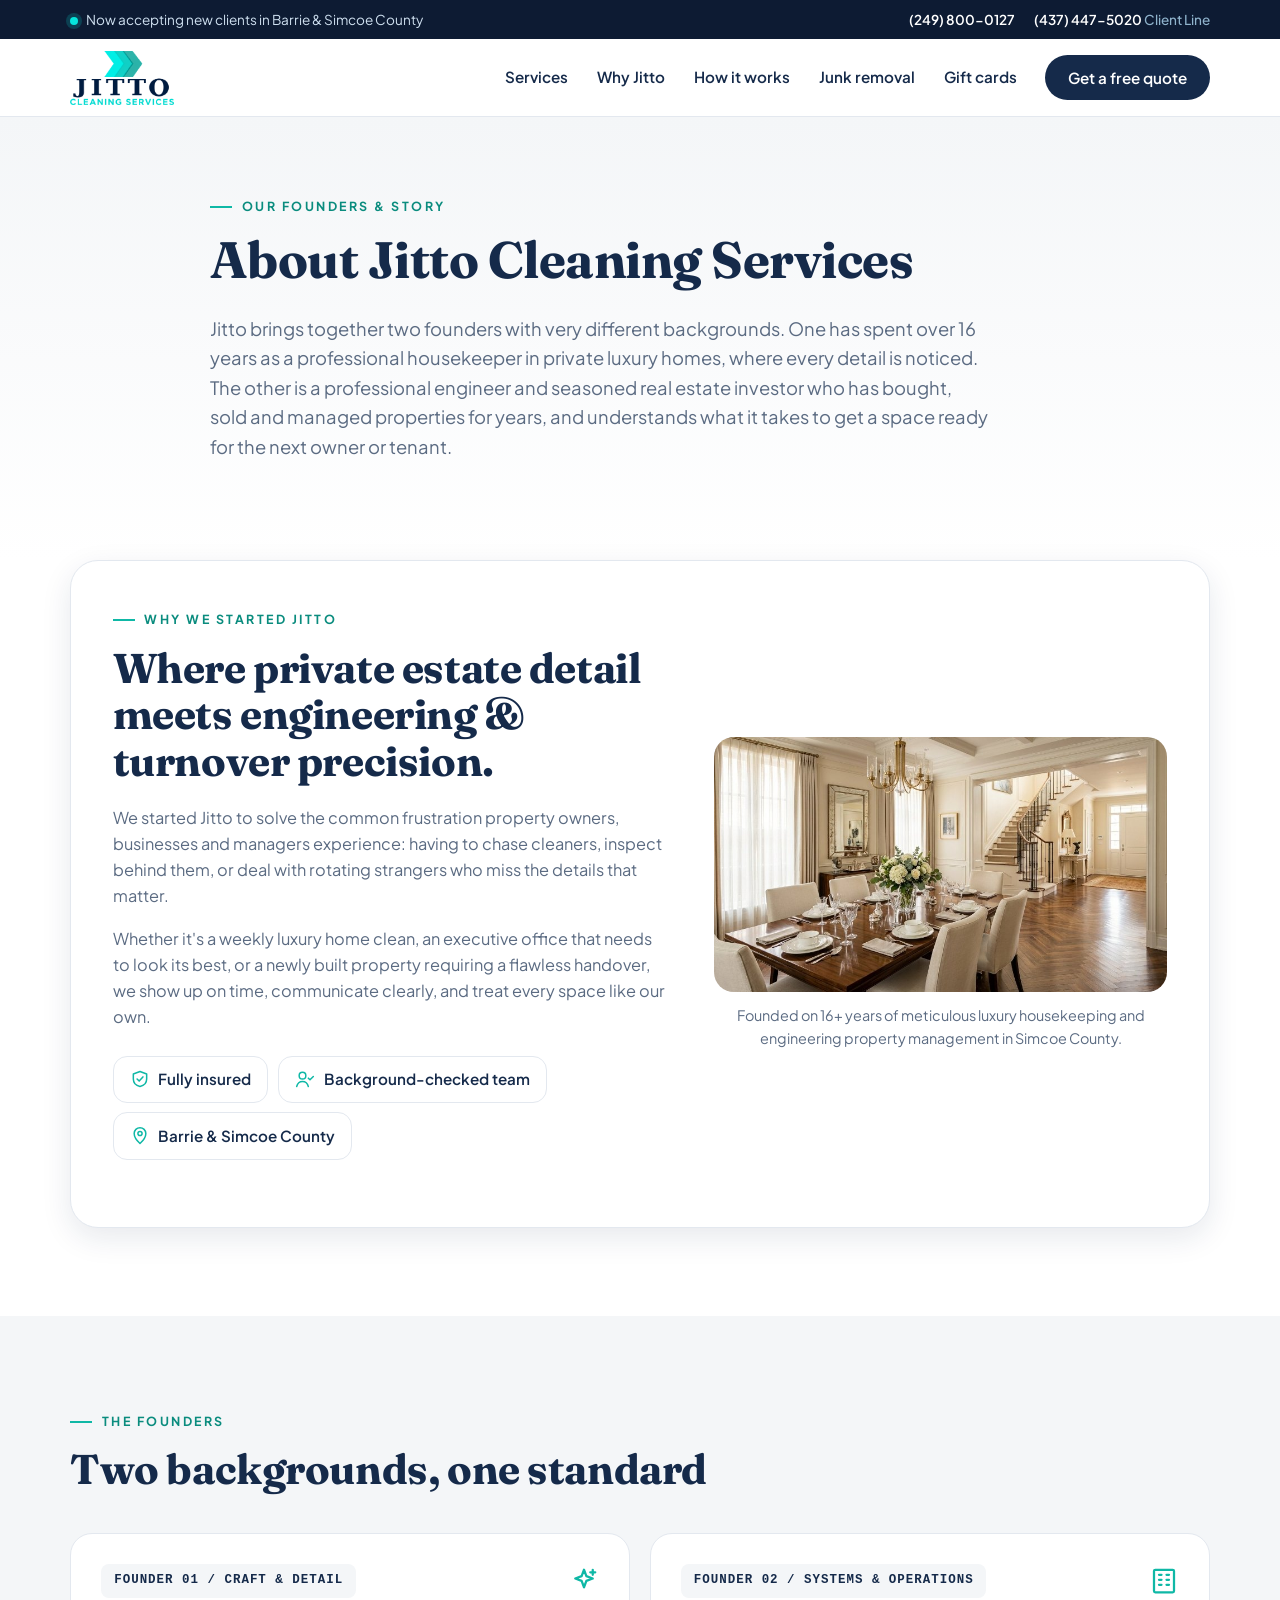
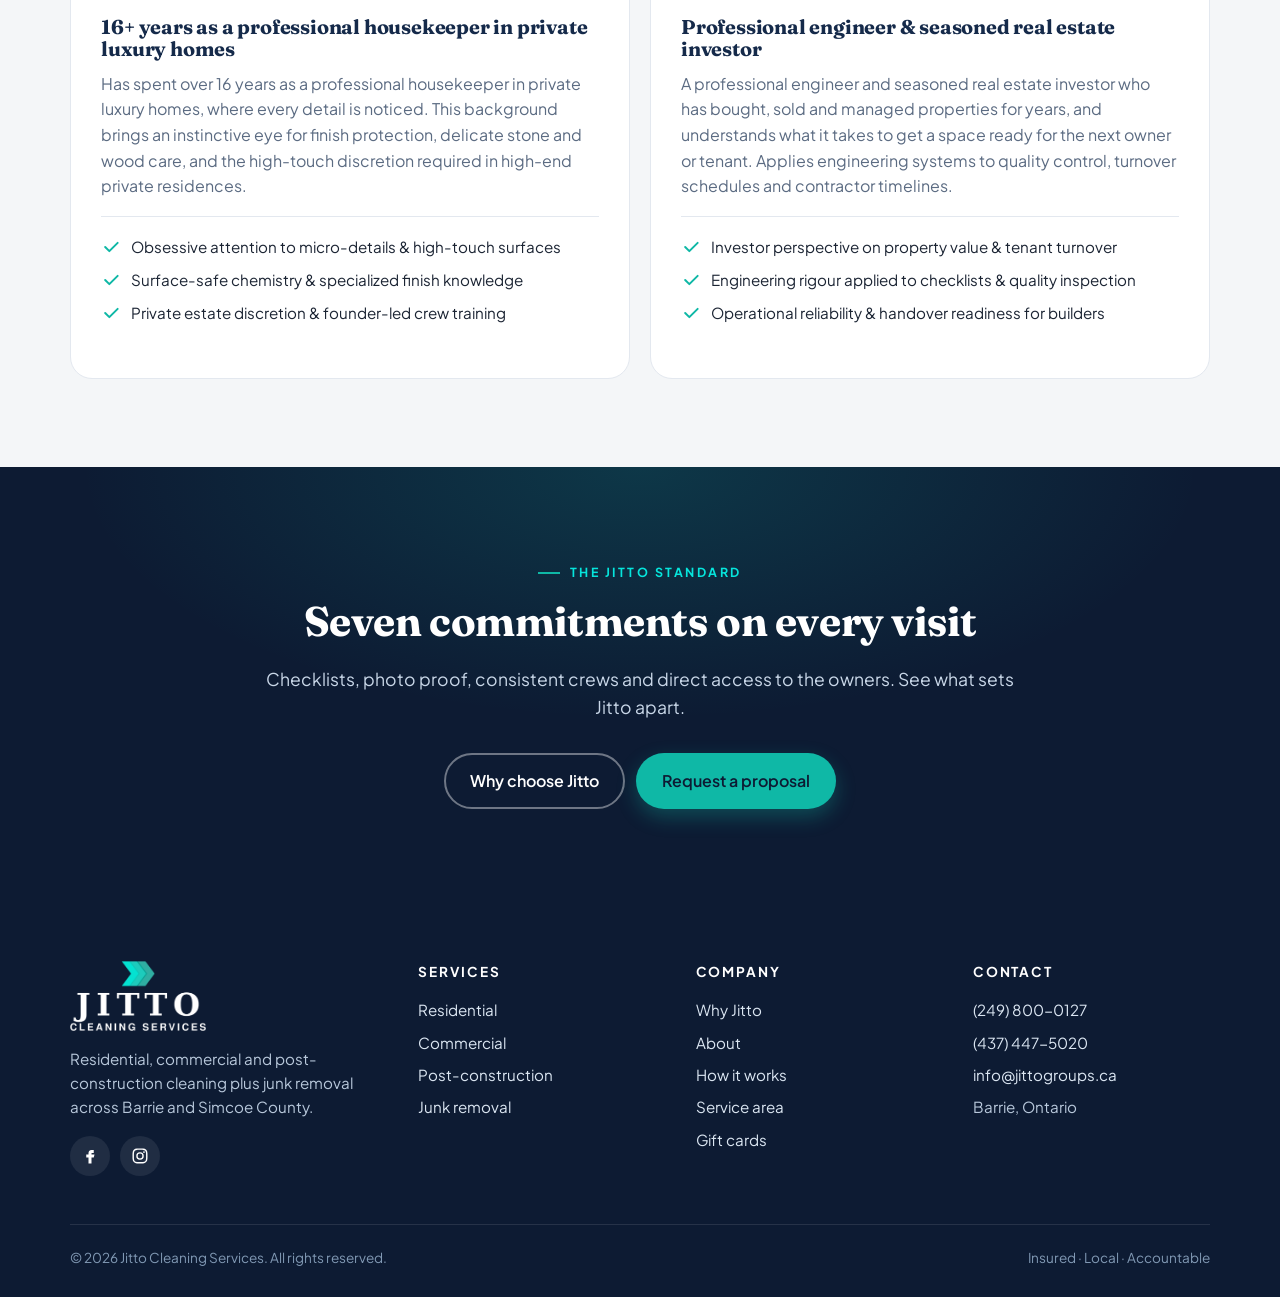
<file: about.html>
<!DOCTYPE html>
<html lang="en">
<head>
<meta charset="utf-8">
<meta name="viewport" content="width=device-width, initial-scale=1">
<title>About Us | Jitto Cleaning Services | Barrie &amp; Simcoe County</title>
<meta name="description" content="Meet the founders of Jitto Cleaning Services: 16+ years of private luxury housekeeping paired with a professional engineer and real estate investor, serving Barrie and Simcoe County.">
<link rel="icon" type="image/png" href="favicon.png">
<link rel="apple-touch-icon" href="apple-touch-icon.png">
<meta property="og:title" content="Jitto Cleaning Services | Barrie & Simcoe County">
<meta property="og:description" content="A reliable cleaning team for your home, your business, or your next renovation.">
<meta property="og:image" content="badge.png">
<link rel="preconnect" href="https://fonts.googleapis.com">
<link rel="preconnect" href="https://fonts.gstatic.com" crossorigin>
<link href="https://fonts.googleapis.com/css2?family=Fraunces:opsz,wght@9..144,600;9..144,700&family=Plus+Jakarta+Sans:wght@400;500;600;700&display=swap" rel="stylesheet">
<link rel="stylesheet" href="site.css">
</head>
<body>

<div class="topbar">
  <div class="wrap">
    <div class="msg"><span class="dot"></span>Now accepting new clients in Barrie &amp; Simcoe County</div>
    <div class="phones">
      <a href="tel:+12498000127">(249) 800-0127</a>
      <a href="tel:+14374475020">(437) 447-5020 <span>Client Line</span></a>
    </div>
  </div>
</div>

<header class="site">
  <div class="wrap">
    <a href="index.html" class="brand" aria-label="Jitto Cleaning Services home"><img src="logo-navy.png" alt="Jitto Cleaning Services"></a>
    <button class="menu-btn" aria-label="Open menu" aria-expanded="false" id="menuBtn"><span></span><span></span><span></span></button>
    <nav class="main" id="nav">
      <a href="index.html#services">Services</a>
      <a href="index.html#why">Why Jitto</a>
      <a href="index.html#how">How it works</a>
      <a href="junk-removal.html">Junk removal</a>
      <a href="index.html#gift-cards">Gift cards</a>
      <a href="index.html#quote" class="btn btn-navy">Get a free quote</a>
    </nav>
  </div>
</header>

<main id="top">
<section class="subhero">
  <div class="wrap" style="max-width:860px">
    <div class="eyebrow">Our founders &amp; story</div>
    <h1 style="font-size:clamp(2rem,4.6vw,3.2rem)">About Jitto Cleaning Services</h1>
    <p class="lead" style="font-size:1.15rem">Jitto brings together two founders with very different backgrounds. One has spent over 16 years as a professional housekeeper in private luxury homes, where every detail is noticed. The other is a professional engineer and seasoned real estate investor who has bought, sold and managed properties for years, and understands what it takes to get a space ready for the next owner or tenant.</p>
  </div>
</section>

<section style="padding-top:0">
  <div class="wrap">
    <div class="story">
      <div>
        <div class="eyebrow">Why we started Jitto</div>
        <h2>Where private estate detail meets engineering &amp; turnover precision.</h2>
        <p>We started Jitto to solve the common frustration property owners, businesses and managers experience: having to chase cleaners, inspect behind them, or deal with rotating strangers who miss the details that matter.</p>
        <p>Whether it's a weekly luxury home clean, an executive office that needs to look its best, or a newly built property requiring a flawless handover, we show up on time, communicate clearly, and treat every space like our own.</p>
        <div class="chips"><span><svg viewBox="0 0 24 24" fill="none" stroke="#0FB8A6" stroke-width="1.8" stroke-linecap="round" stroke-linejoin="round"><path d="M12 3l8 3v6c0 5-3.5 8-8 9-4.5-1-8-4-8-9V6z"/><path d="M8.5 12l2.5 2.5 4.5-5"/></svg>Fully insured</span><span><svg viewBox="0 0 24 24" fill="none" stroke="#0FB8A6" stroke-width="1.8" stroke-linecap="round" stroke-linejoin="round"><circle cx="9" cy="8" r="4"/><path d="M2 21c1-4 4-6 7-6s6 2 7 6M16 11l2 2 4-4"/></svg>Background-checked team</span><span><svg viewBox="0 0 24 24" fill="none" stroke="#0FB8A6" stroke-width="1.8" stroke-linecap="round" stroke-linejoin="round"><path d="M12 21s7-6.2 7-12a7 7 0 10-14 0c0 5.8 7 12 7 12z"/><circle cx="12" cy="9" r="2.5"/></svg>Barrie &amp; Simcoe County</span></div>
      </div>
      <figure><img src="dining.jpg" alt="Elegant dining room and foyer in a luxury home"><figcaption>Founded on 16+ years of meticulous luxury housekeeping and engineering property management in Simcoe County.</figcaption></figure>
    </div>
  </div>
</section>

<section style="background:var(--light)">
  <div class="wrap">
    <div class="eyebrow">The founders</div>
    <h2>Two backgrounds, one standard</h2>
    <div class="prog-grid">
      <div class="founder"><div class="ftop"><span class="ftag">Founder 01 / Craft &amp; detail</span><svg viewBox="0 0 24 24" fill="none" stroke="#0FB8A6" stroke-width="1.8" stroke-linecap="round" stroke-linejoin="round"><path d="M12 3l1.9 5.1L19 10l-5.1 1.9L12 17l-1.9-5.1L5 10l5.1-1.9z"/><path d="M19 3v4M17 5h4"/></svg></div><h3>16+ years as a professional housekeeper in private luxury homes</h3><p>Has spent over 16 years as a professional housekeeper in private luxury homes, where every detail is noticed. This background brings an instinctive eye for finish protection, delicate stone and wood care, and the high-touch discretion required in high-end private residences.</p><ul class="ticks"><li><svg viewBox="0 0 24 24" fill="none" stroke="#0FB8A6" stroke-width="2.4" stroke-linecap="round" stroke-linejoin="round"><path d="M5 12l5 5L20 7"/></svg><span>Obsessive attention to micro-details &amp; high-touch surfaces</span></li><li><svg viewBox="0 0 24 24" fill="none" stroke="#0FB8A6" stroke-width="2.4" stroke-linecap="round" stroke-linejoin="round"><path d="M5 12l5 5L20 7"/></svg><span>Surface-safe chemistry &amp; specialized finish knowledge</span></li><li><svg viewBox="0 0 24 24" fill="none" stroke="#0FB8A6" stroke-width="2.4" stroke-linecap="round" stroke-linejoin="round"><path d="M5 12l5 5L20 7"/></svg><span>Private estate discretion &amp; founder-led crew training</span></li></ul></div>
      <div class="founder"><div class="ftop"><span class="ftag">Founder 02 / Systems &amp; operations</span><svg viewBox="0 0 24 24" fill="none" stroke="#0FB8A6" stroke-width="1.8" stroke-linecap="round" stroke-linejoin="round"><rect x="4" y="3" width="16" height="18" rx="1"/><path d="M8 7h2M14 7h2M8 11h2M14 11h2M8 15h2M14 15h2"/></svg></div><h3>Professional engineer &amp; seasoned real estate investor</h3><p>A professional engineer and seasoned real estate investor who has bought, sold and managed properties for years, and understands what it takes to get a space ready for the next owner or tenant. Applies engineering systems to quality control, turnover schedules and contractor timelines.</p><ul class="ticks"><li><svg viewBox="0 0 24 24" fill="none" stroke="#0FB8A6" stroke-width="2.4" stroke-linecap="round" stroke-linejoin="round"><path d="M5 12l5 5L20 7"/></svg><span>Investor perspective on property value &amp; tenant turnover</span></li><li><svg viewBox="0 0 24 24" fill="none" stroke="#0FB8A6" stroke-width="2.4" stroke-linecap="round" stroke-linejoin="round"><path d="M5 12l5 5L20 7"/></svg><span>Engineering rigour applied to checklists &amp; quality inspection</span></li><li><svg viewBox="0 0 24 24" fill="none" stroke="#0FB8A6" stroke-width="2.4" stroke-linecap="round" stroke-linejoin="round"><path d="M5 12l5 5L20 7"/></svg><span>Operational reliability &amp; handover readiness for builders</span></li></ul></div>
    </div>
  </div>
</section>

<section class="cta-band">
  <div class="wrap">
    <div class="eyebrow" style="color:var(--cyan);justify-content:center">The Jitto standard</div>
    <h2>Seven commitments on every visit</h2>
    <p class="lead">Checklists, photo proof, consistent crews and direct access to the owners. See what sets Jitto apart.</p>
    <div class="acts">
      <a href="index.html#why" class="btn btn-ghost">Why choose Jitto</a>
      <a href="index.html#quote" class="btn btn-teal">Request a proposal</a>
    </div>
  </div>
</section>
</main>

<footer>
  <div class="wrap cols">
    <div>
      <img src="logo-white.png" alt="Jitto Cleaning Services">
      <p>Residential, commercial and post-construction cleaning plus junk removal across Barrie and Simcoe County.</p>
      <div class="social">
        <a href="https://www.facebook.com/JITTOCleaningServices" aria-label="Facebook"><svg viewBox="0 0 24 24"><path d="M14 8h3V4h-3c-2.8 0-4 1.8-4 4.3V10H7v4h3v8h4v-8h3l1-4h-4V8.6c0-.4.3-.6.6-.6z"/></svg></a>
        <a href="https://www.instagram.com/jittocleaning" aria-label="Instagram"><svg viewBox="0 0 24 24"><path d="M12 7a5 5 0 100 10 5 5 0 000-10zm0 8.2a3.2 3.2 0 110-6.4 3.2 3.2 0 010 6.4zM17.3 5.5a1.2 1.2 0 100 2.4 1.2 1.2 0 000-2.4zM12 2c-2.7 0-3 0-4.1.1C4.5 2.2 2.2 4.5 2.1 7.9 2 9 2 9.3 2 12s0 3 .1 4.1c.1 3.4 2.4 5.7 5.8 5.8 1.1.1 1.4.1 4.1.1s3 0 4.1-.1c3.4-.1 5.7-2.4 5.8-5.8.1-1.1.1-1.4.1-4.1s0-3-.1-4.1c-.1-3.4-2.4-5.7-5.8-5.8C15 2 14.7 2 12 2zm0 1.8c2.7 0 3 0 4 .1 2.5.1 3.9 1.5 4 4 .1 1 .1 1.3.1 4s0 3-.1 4c-.1 2.5-1.5 3.9-4 4-1 .1-1.3.1-4 .1s-3 0-4-.1c-2.5-.1-3.9-1.5-4-4-.1-1-.1-1.3-.1-4s0-3 .1-4c.1-2.5 1.5-3.9 4-4 1-.1 1.3-.1 4-.1z"/></svg></a>
      </div>
    </div>
    <div><h4>Services</h4><ul><li><a href="index.html#services">Residential</a></li><li><a href="index.html#services">Commercial</a></li><li><a href="index.html#services">Post-construction</a></li><li><a href="junk-removal.html">Junk removal</a></li></ul></div>
    <div><h4>Company</h4><ul><li><a href="index.html#why">Why Jitto</a></li><li><a href="about.html">About</a></li><li><a href="index.html#how">How it works</a></li><li><a href="index.html#area">Service area</a></li><li><a href="index.html#gift-cards">Gift cards</a></li></ul></div>
    <div><h4>Contact</h4><ul><li><a href="tel:+12498000127">(249) 800-0127</a></li><li><a href="tel:+14374475020">(437) 447-5020</a></li><li><a href="mailto:info@jittogroups.ca">info@jittogroups.ca</a></li><li>Barrie, Ontario</li></ul></div>
  </div>
  <div class="wrap copy"><span>© <span id="yr">2026</span> Jitto Cleaning Services. All rights reserved.</span><span>Insured · Local · Accountable</span></div>
</footer>

<div class="callbar">
  <a href="tel:+12498000127">Call</a>
  <a href="tel:+14374475020">Client line</a>
  <a href="index.html#quote-junk" class="q">Free quote</a>
</div>

<script>
document.getElementById('yr').textContent=new Date().getFullYear();
const nav=document.getElementById('nav'),mb=document.getElementById('menuBtn');
mb.addEventListener('click',()=>{const o=nav.classList.toggle('open');mb.setAttribute('aria-expanded',o);});
</script>
</body>
</html>
</file>
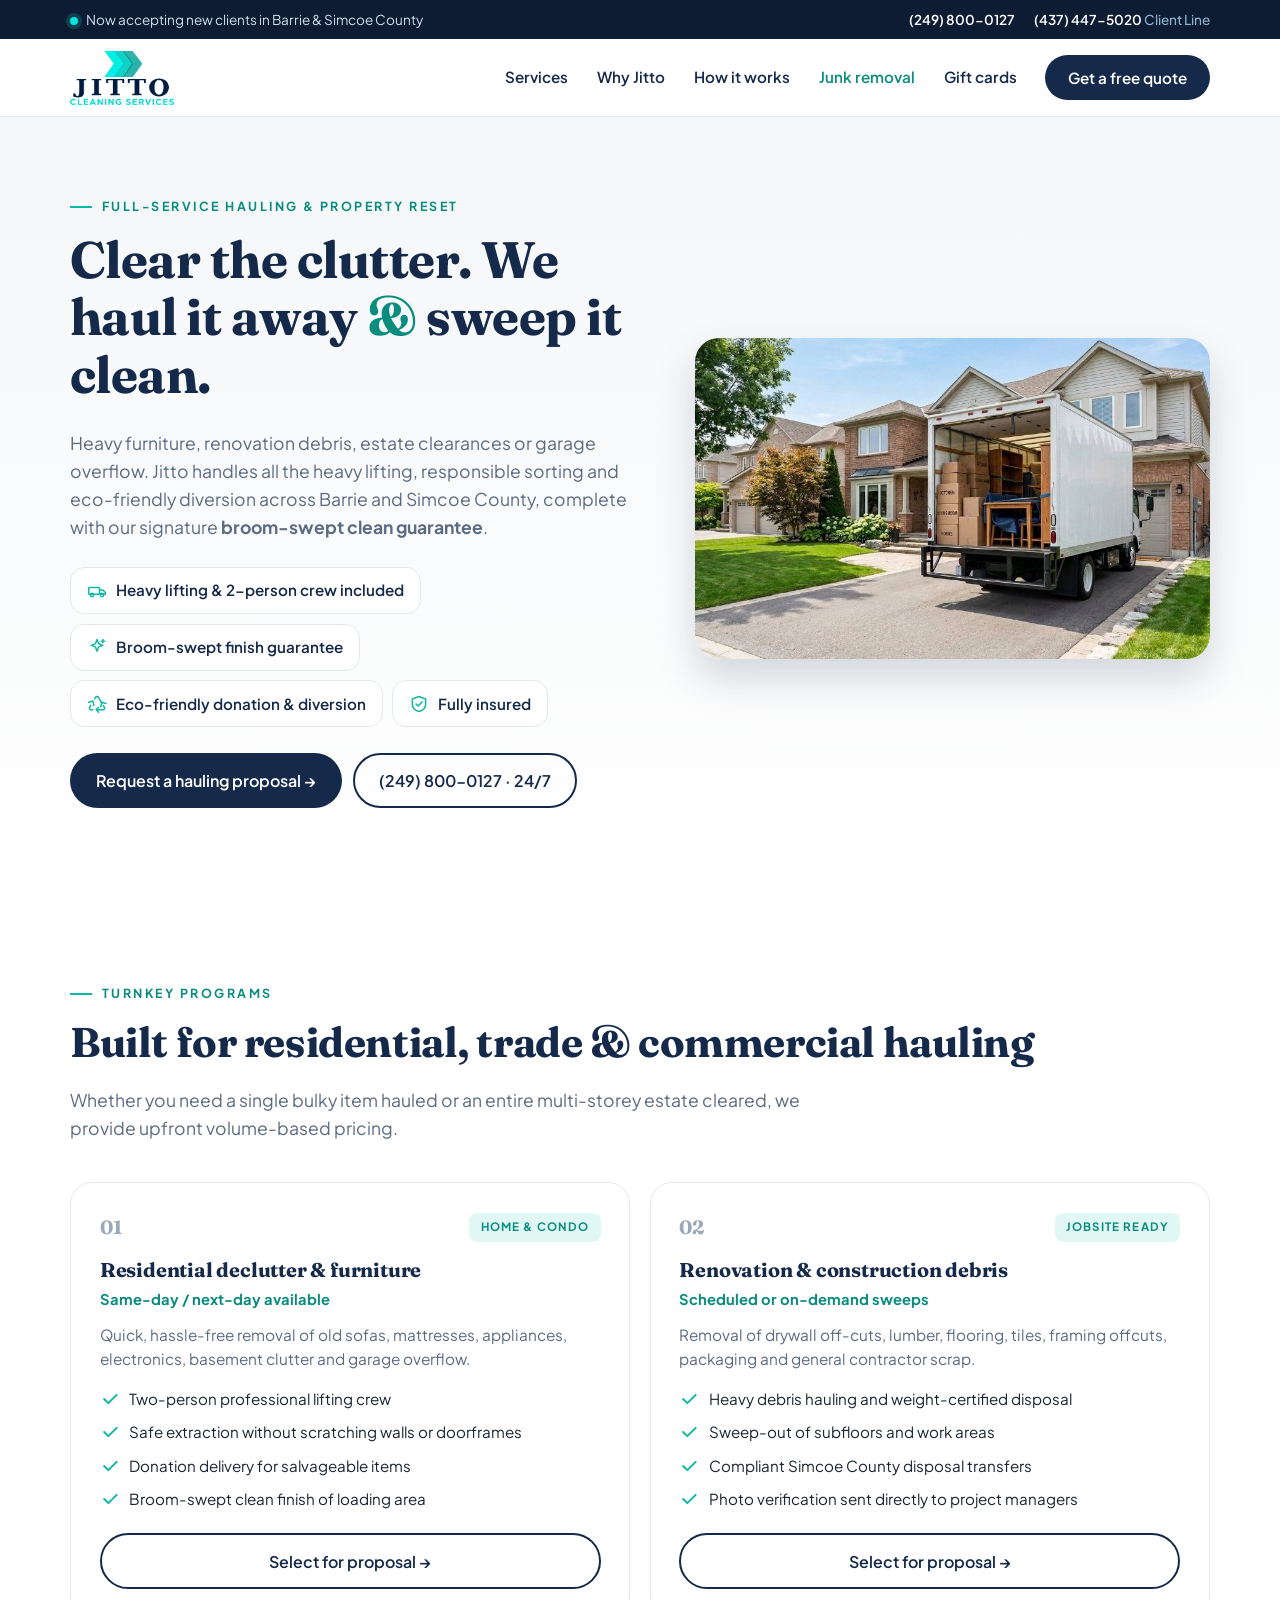
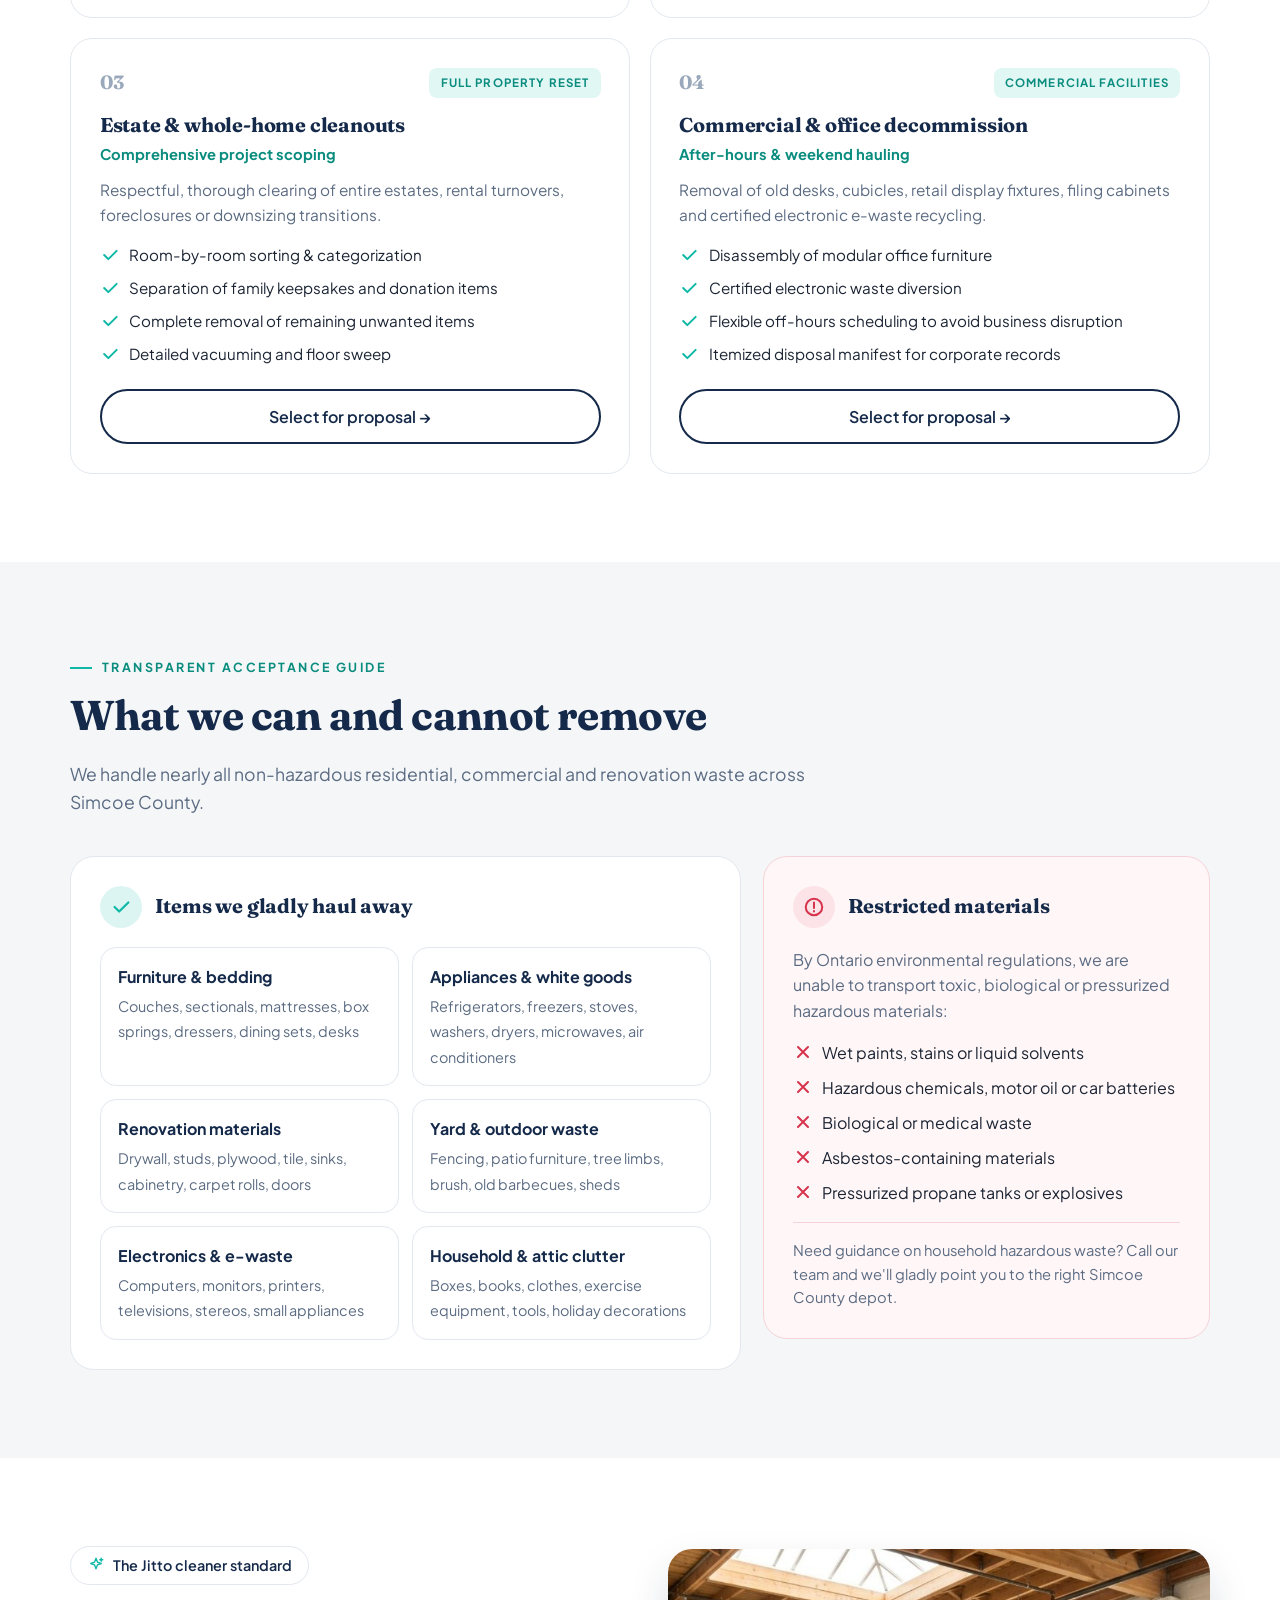
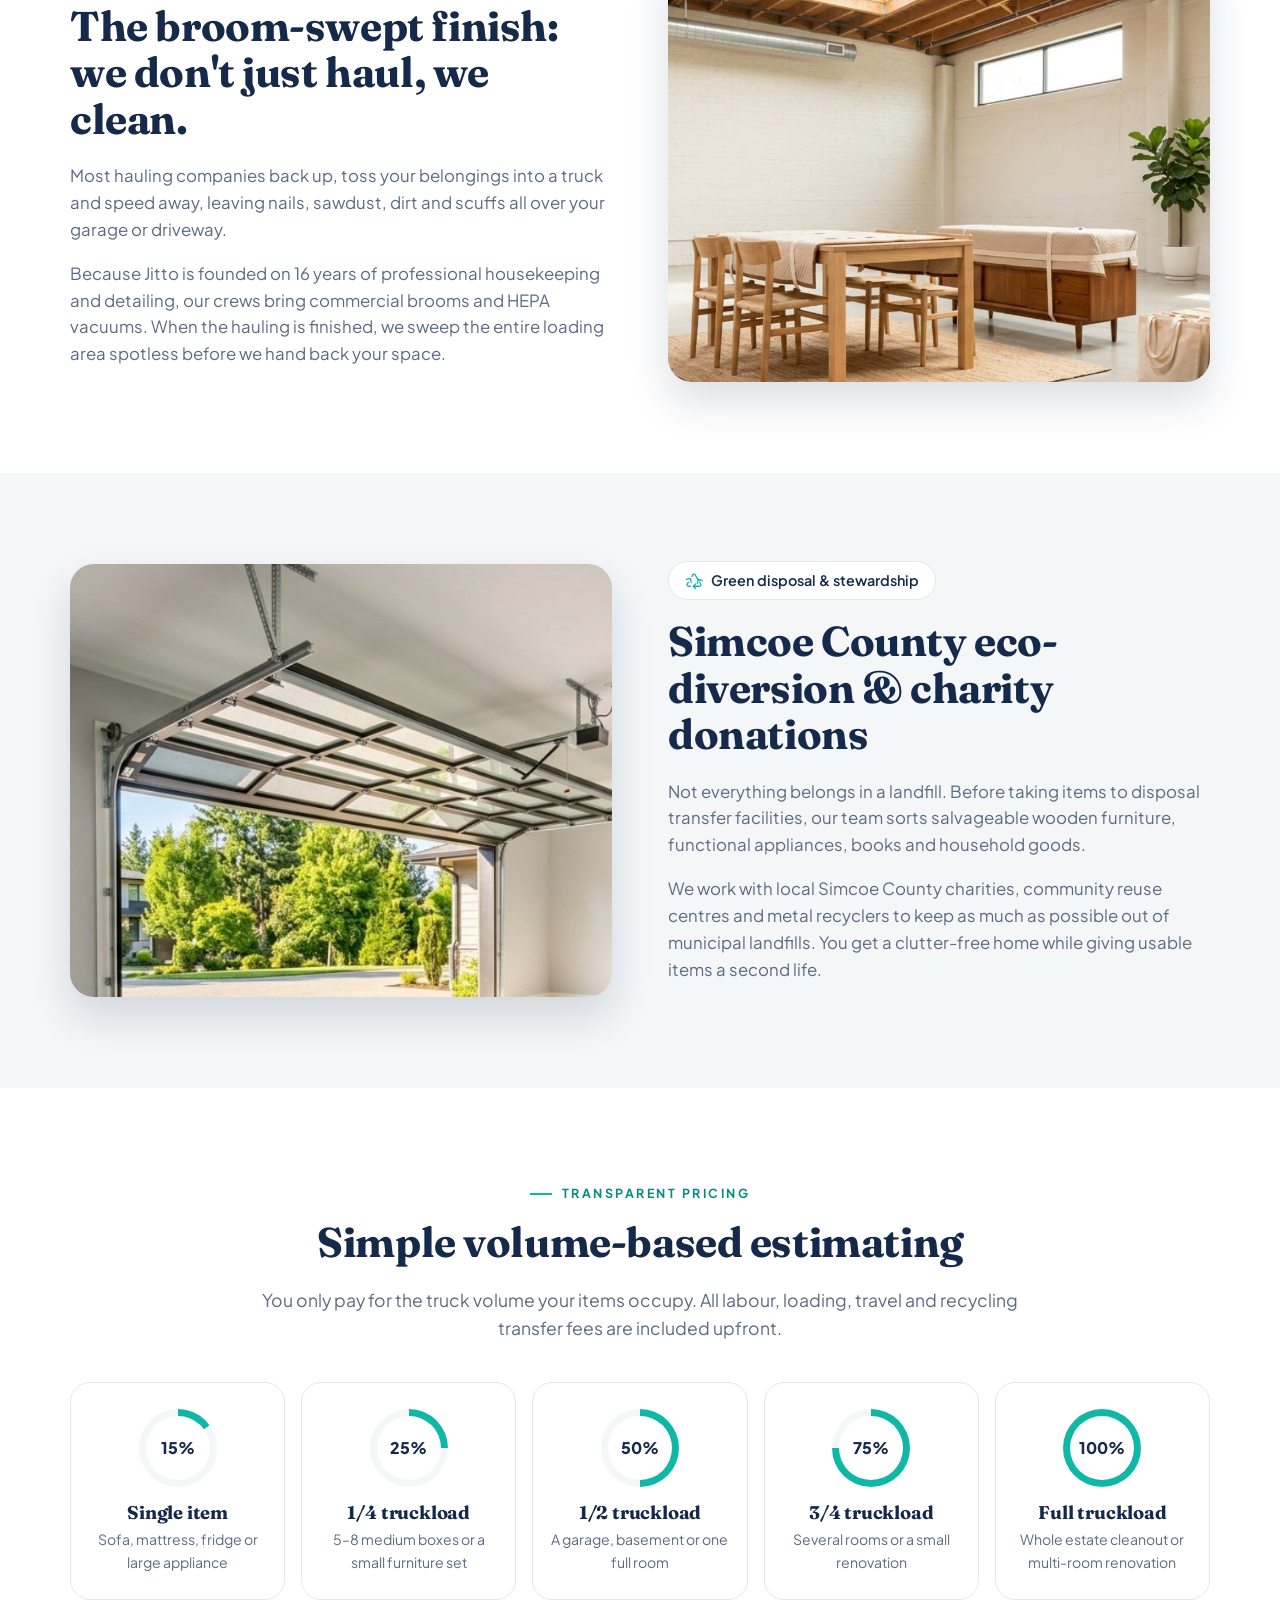
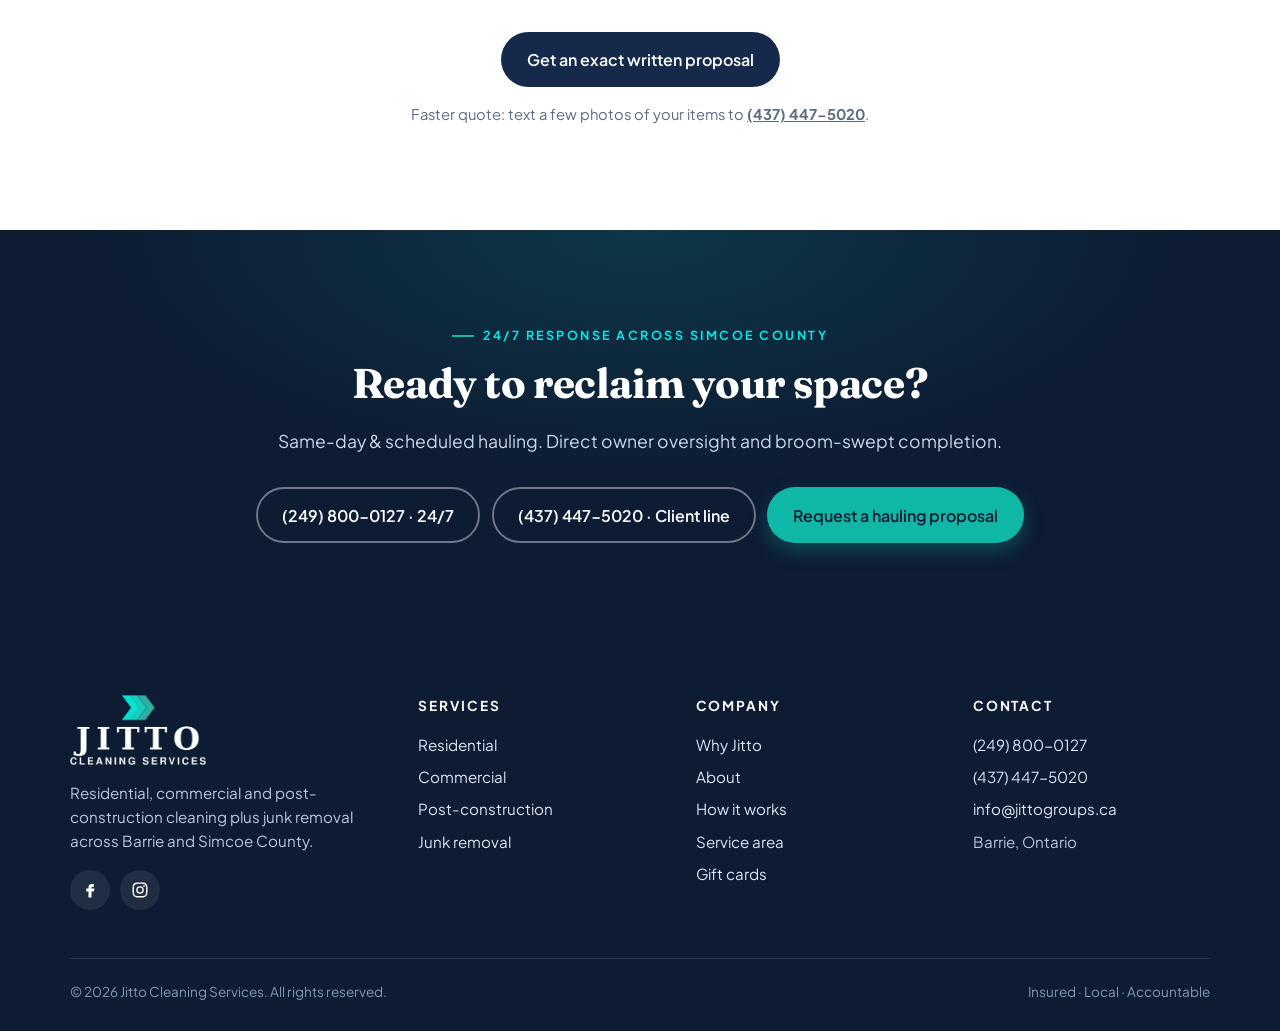
<file: junk-removal.html>
<!DOCTYPE html>
<html lang="en">
<head>
<meta charset="utf-8">
<meta name="viewport" content="width=device-width, initial-scale=1">
<title>Junk Removal &amp; Hauling | Jitto Cleaning Services | Barrie &amp; Simcoe County</title>
<meta name="description" content="Junk removal and hauling in Barrie and Simcoe County: furniture, renovation debris, estate cleanouts and office decommissions, with a broom-swept clean guarantee. Jitto Cleaning Services — residential, commercial and post-construction cleaning plus junk removal in Barrie and Simcoe County. Insured, accountable, local crews.">
<link rel="icon" type="image/png" href="favicon.png">
<link rel="apple-touch-icon" href="apple-touch-icon.png">
<meta property="og:title" content="Jitto Cleaning Services | Barrie & Simcoe County">
<meta property="og:description" content="A reliable cleaning team for your home, your business, or your next renovation.">
<meta property="og:image" content="badge.png">
<link rel="preconnect" href="https://fonts.googleapis.com">
<link rel="preconnect" href="https://fonts.gstatic.com" crossorigin>
<link href="https://fonts.googleapis.com/css2?family=Fraunces:opsz,wght@9..144,600;9..144,700&family=Plus+Jakarta+Sans:wght@400;500;600;700&display=swap" rel="stylesheet">
<link rel="stylesheet" href="site.css">
</head>
<body>

<div class="topbar">
  <div class="wrap">
    <div class="msg"><span class="dot"></span>Now accepting new clients in Barrie &amp; Simcoe County</div>
    <div class="phones">
      <a href="tel:+12498000127">(249) 800-0127</a>
      <a href="tel:+14374475020">(437) 447-5020 <span>Client Line</span></a>
    </div>
  </div>
</div>

<header class="site">
  <div class="wrap">
    <a href="index.html" class="brand" aria-label="Jitto Cleaning Services home"><img src="logo-navy.png" alt="Jitto Cleaning Services"></a>
    <button class="menu-btn" aria-label="Open menu" aria-expanded="false" id="menuBtn"><span></span><span></span><span></span></button>
    <nav class="main" id="nav">
      <a href="index.html#services">Services</a>
      <a href="index.html#why">Why Jitto</a>
      <a href="index.html#how">How it works</a>
      <a href="junk-removal.html" style="color:var(--teal-dark)">Junk removal</a>
      <a href="index.html#gift-cards">Gift cards</a>
      <a href="index.html#quote" class="btn btn-navy">Get a free quote</a>
    </nav>
  </div>
</header>

<main id="top">
<section class="subhero junk">
  <div class="wrap">
    <div>
      <div class="eyebrow">Full-service hauling &amp; property reset</div>
      <h1 style="font-size:clamp(2rem,4.6vw,3.2rem)">Clear the clutter. We haul it away <em style="font-style:normal;color:var(--teal-dark)">&amp;</em> sweep it clean.</h1>
      <p class="lead">Heavy furniture, renovation debris, estate clearances or garage overflow. Jitto handles all the heavy lifting, responsible sorting and eco-friendly diversion across Barrie and Simcoe County, complete with our signature <b>broom-swept clean guarantee</b>.</p>
      <div class="chips">
        <span><svg viewBox="0 0 24 24" fill="none" stroke="#0FB8A6" stroke-width="1.8" stroke-linecap="round" stroke-linejoin="round"><rect x="2" y="9" width="13" height="8" rx="1"/><path d="M15 12h4l3 3v2h-7"/><circle cx="6" cy="18" r="2"/><circle cx="18" cy="18" r="2"/></svg>Heavy lifting &amp; 2-person crew included</span><span><svg viewBox="0 0 24 24" fill="none" stroke="#0FB8A6" stroke-width="1.8" stroke-linecap="round" stroke-linejoin="round"><path d="M12 3l1.9 5.1L19 10l-5.1 1.9L12 17l-1.9-5.1L5 10l5.1-1.9z"/><path d="M19 3v4M17 5h4"/></svg>Broom-swept finish guarantee</span><span><svg viewBox="0 0 24 24" fill="none" stroke="#0FB8A6" stroke-width="1.8" stroke-linecap="round" stroke-linejoin="round"><path d="M7 19H4.8a2 2 0 01-1.7-3l1.4-2.4M11 19h8.2a2 2 0 001.7-3l-1.3-2.3M14 16l-3 3 3 3M8.3 13.6L7 8.5l-5 1.4M9.3 5.9L10.3 4a2 2 0 013.4 0l4.1 7.1M16.5 15.2l1.3-5.2 5 1.3"/></svg>Eco-friendly donation &amp; diversion</span><span><svg viewBox="0 0 24 24" fill="none" stroke="#0FB8A6" stroke-width="1.8" stroke-linecap="round" stroke-linejoin="round"><path d="M12 3l8 3v6c0 5-3.5 8-8 9-4.5-1-8-4-8-9V6z"/><path d="M8.5 12l2.5 2.5 4.5-5"/></svg>Fully insured</span>
      </div>
      <div class="acts"><a href="index.html#quote-junk" class="btn btn-navy">Request a hauling proposal →</a><a href="tel:+12498000127" class="btn btn-outline">(249) 800-0127 · 24/7</a></div>
    </div>
    <div class="photo"><img src="junk-removal.jpg" alt="Jitto moving truck loaded with furniture and boxes in a Simcoe County driveway"></div>
  </div>
</section>

<section id="programs">
  <div class="wrap">
    <div class="eyebrow">Turnkey programs</div>
    <h2>Built for residential, trade &amp; commercial hauling</h2>
    <p class="lead">Whether you need a single bulky item hauled or an entire multi-storey estate cleared, we provide upfront volume-based pricing.</p>
    <div class="prog-grid"><div class="prog"><div class="top"><span class="num">01</span><span class="badge">Home &amp; condo</span></div><h3>Residential declutter &amp; furniture</h3><div class="when">Same-day / next-day available</div><p>Quick, hassle-free removal of old sofas, mattresses, appliances, electronics, basement clutter and garage overflow.</p><ul class="ticks"><li><svg viewBox="0 0 24 24" fill="none" stroke="#0FB8A6" stroke-width="2.4" stroke-linecap="round" stroke-linejoin="round"><path d="M5 12l5 5L20 7"/></svg><span>Two-person professional lifting crew</span></li><li><svg viewBox="0 0 24 24" fill="none" stroke="#0FB8A6" stroke-width="2.4" stroke-linecap="round" stroke-linejoin="round"><path d="M5 12l5 5L20 7"/></svg><span>Safe extraction without scratching walls or doorframes</span></li><li><svg viewBox="0 0 24 24" fill="none" stroke="#0FB8A6" stroke-width="2.4" stroke-linecap="round" stroke-linejoin="round"><path d="M5 12l5 5L20 7"/></svg><span>Donation delivery for salvageable items</span></li><li><svg viewBox="0 0 24 24" fill="none" stroke="#0FB8A6" stroke-width="2.4" stroke-linecap="round" stroke-linejoin="round"><path d="M5 12l5 5L20 7"/></svg><span>Broom-swept clean finish of loading area</span></li></ul><a href="index.html#quote-junk" class="btn btn-outline">Select for proposal →</a></div><div class="prog"><div class="top"><span class="num">02</span><span class="badge">Jobsite ready</span></div><h3>Renovation &amp; construction debris</h3><div class="when">Scheduled or on-demand sweeps</div><p>Removal of drywall off-cuts, lumber, flooring, tiles, framing offcuts, packaging and general contractor scrap.</p><ul class="ticks"><li><svg viewBox="0 0 24 24" fill="none" stroke="#0FB8A6" stroke-width="2.4" stroke-linecap="round" stroke-linejoin="round"><path d="M5 12l5 5L20 7"/></svg><span>Heavy debris hauling and weight-certified disposal</span></li><li><svg viewBox="0 0 24 24" fill="none" stroke="#0FB8A6" stroke-width="2.4" stroke-linecap="round" stroke-linejoin="round"><path d="M5 12l5 5L20 7"/></svg><span>Sweep-out of subfloors and work areas</span></li><li><svg viewBox="0 0 24 24" fill="none" stroke="#0FB8A6" stroke-width="2.4" stroke-linecap="round" stroke-linejoin="round"><path d="M5 12l5 5L20 7"/></svg><span>Compliant Simcoe County disposal transfers</span></li><li><svg viewBox="0 0 24 24" fill="none" stroke="#0FB8A6" stroke-width="2.4" stroke-linecap="round" stroke-linejoin="round"><path d="M5 12l5 5L20 7"/></svg><span>Photo verification sent directly to project managers</span></li></ul><a href="index.html#quote-junk" class="btn btn-outline">Select for proposal →</a></div><div class="prog"><div class="top"><span class="num">03</span><span class="badge">Full property reset</span></div><h3>Estate &amp; whole-home cleanouts</h3><div class="when">Comprehensive project scoping</div><p>Respectful, thorough clearing of entire estates, rental turnovers, foreclosures or downsizing transitions.</p><ul class="ticks"><li><svg viewBox="0 0 24 24" fill="none" stroke="#0FB8A6" stroke-width="2.4" stroke-linecap="round" stroke-linejoin="round"><path d="M5 12l5 5L20 7"/></svg><span>Room-by-room sorting &amp; categorization</span></li><li><svg viewBox="0 0 24 24" fill="none" stroke="#0FB8A6" stroke-width="2.4" stroke-linecap="round" stroke-linejoin="round"><path d="M5 12l5 5L20 7"/></svg><span>Separation of family keepsakes and donation items</span></li><li><svg viewBox="0 0 24 24" fill="none" stroke="#0FB8A6" stroke-width="2.4" stroke-linecap="round" stroke-linejoin="round"><path d="M5 12l5 5L20 7"/></svg><span>Complete removal of remaining unwanted items</span></li><li><svg viewBox="0 0 24 24" fill="none" stroke="#0FB8A6" stroke-width="2.4" stroke-linecap="round" stroke-linejoin="round"><path d="M5 12l5 5L20 7"/></svg><span>Detailed vacuuming and floor sweep</span></li></ul><a href="index.html#quote-junk" class="btn btn-outline">Select for proposal →</a></div><div class="prog"><div class="top"><span class="num">04</span><span class="badge">Commercial facilities</span></div><h3>Commercial &amp; office decommission</h3><div class="when">After-hours &amp; weekend hauling</div><p>Removal of old desks, cubicles, retail display fixtures, filing cabinets and certified electronic e-waste recycling.</p><ul class="ticks"><li><svg viewBox="0 0 24 24" fill="none" stroke="#0FB8A6" stroke-width="2.4" stroke-linecap="round" stroke-linejoin="round"><path d="M5 12l5 5L20 7"/></svg><span>Disassembly of modular office furniture</span></li><li><svg viewBox="0 0 24 24" fill="none" stroke="#0FB8A6" stroke-width="2.4" stroke-linecap="round" stroke-linejoin="round"><path d="M5 12l5 5L20 7"/></svg><span>Certified electronic waste diversion</span></li><li><svg viewBox="0 0 24 24" fill="none" stroke="#0FB8A6" stroke-width="2.4" stroke-linecap="round" stroke-linejoin="round"><path d="M5 12l5 5L20 7"/></svg><span>Flexible off-hours scheduling to avoid business disruption</span></li><li><svg viewBox="0 0 24 24" fill="none" stroke="#0FB8A6" stroke-width="2.4" stroke-linecap="round" stroke-linejoin="round"><path d="M5 12l5 5L20 7"/></svg><span>Itemized disposal manifest for corporate records</span></li></ul><a href="index.html#quote-junk" class="btn btn-outline">Select for proposal →</a></div></div>
  </div>
</section>

<section class="accept" style="background:var(--light)">
  <div class="wrap">
    <div class="eyebrow">Transparent acceptance guide</div>
    <h2>What we can and cannot remove</h2>
    <p class="lead">We handle nearly all non-hazardous residential, commercial and renovation waste across Simcoe County.</p>
    <div class="cols">
      <div class="box" style="background:#fff"><h3><i style="background:rgba(15,184,166,.14)"><svg viewBox="0 0 24 24" fill="none" stroke="#0FB8A6" stroke-width="2.4" stroke-linecap="round" stroke-linejoin="round"><path d="M5 12l5 5L20 7"/></svg></i>Items we gladly haul away</h3><div class="items"><div class="item"><b>Furniture &amp; bedding</b><span>Couches, sectionals, mattresses, box springs, dressers, dining sets, desks</span></div><div class="item"><b>Appliances &amp; white goods</b><span>Refrigerators, freezers, stoves, washers, dryers, microwaves, air conditioners</span></div><div class="item"><b>Renovation materials</b><span>Drywall, studs, plywood, tile, sinks, cabinetry, carpet rolls, doors</span></div><div class="item"><b>Yard &amp; outdoor waste</b><span>Fencing, patio furniture, tree limbs, brush, old barbecues, sheds</span></div><div class="item"><b>Electronics &amp; e-waste</b><span>Computers, monitors, printers, televisions, stereos, small appliances</span></div><div class="item"><b>Household &amp; attic clutter</b><span>Boxes, books, clothes, exercise equipment, tools, holiday decorations</span></div></div></div>
      <div class="box no"><h3><i style="background:#FCE3E7"><svg viewBox="0 0 24 24" fill="none" stroke="#D6334C" stroke-width="2.2" stroke-linecap="round"><circle cx="12" cy="12" r="9"/><path d="M12 7v6M12 16.5v.5"/></svg></i>Restricted materials</h3>
        <p style="color:var(--slate);margin:0">By Ontario environmental regulations, we are unable to transport toxic, biological or pressurized hazardous materials:</p>
        <ul class="xs"><li><svg viewBox="0 0 24 24" fill="none" stroke="#D6334C" stroke-width="2.4" stroke-linecap="round"><path d="M6 6l12 12M18 6L6 18"/></svg><span>Wet paints, stains or liquid solvents</span></li><li><svg viewBox="0 0 24 24" fill="none" stroke="#D6334C" stroke-width="2.4" stroke-linecap="round"><path d="M6 6l12 12M18 6L6 18"/></svg><span>Hazardous chemicals, motor oil or car batteries</span></li><li><svg viewBox="0 0 24 24" fill="none" stroke="#D6334C" stroke-width="2.4" stroke-linecap="round"><path d="M6 6l12 12M18 6L6 18"/></svg><span>Biological or medical waste</span></li><li><svg viewBox="0 0 24 24" fill="none" stroke="#D6334C" stroke-width="2.4" stroke-linecap="round"><path d="M6 6l12 12M18 6L6 18"/></svg><span>Asbestos-containing materials</span></li><li><svg viewBox="0 0 24 24" fill="none" stroke="#D6334C" stroke-width="2.4" stroke-linecap="round"><path d="M6 6l12 12M18 6L6 18"/></svg><span>Pressurized propane tanks or explosives</span></li></ul>
        <p class="note">Need guidance on household hazardous waste? Call our team and we'll gladly point you to the right Simcoe County depot.</p></div>
    </div>
  </div>
</section>

<section class="split">
  <div class="wrap">
    <div>
      <span class="tagpill"><svg viewBox="0 0 24 24" fill="none" stroke="#0FB8A6" stroke-width="1.8" stroke-linecap="round" stroke-linejoin="round"><path d="M12 3l1.9 5.1L19 10l-5.1 1.9L12 17l-1.9-5.1L5 10l5.1-1.9z"/><path d="M19 3v4M17 5h4"/></svg>The Jitto cleaner standard</span>
      <h2>The broom-swept finish: we don't just haul, we clean.</h2>
      <p>Most hauling companies back up, toss your belongings into a truck and speed away, leaving nails, sawdust, dirt and scuffs all over your garage or driveway.</p>
      <p>Because Jitto is founded on 16 years of professional housekeeping and detailing, our crews bring commercial brooms and HEPA vacuums. When the hauling is finished, we sweep the entire loading area spotless before we hand back your space.</p>
    </div>
    <div class="photo"><img src="broom-swept.jpg" alt="Clean, swept room after furniture removal" loading="lazy"></div>
  </div>
</section>

<section class="split alt">
  <div class="wrap">
    <div class="photo"><img src="garage-clean.jpg" alt="Empty, freshly swept garage after a cleanout" loading="lazy"></div>
    <div>
      <span class="tagpill"><svg viewBox="0 0 24 24" fill="none" stroke="#0FB8A6" stroke-width="1.8" stroke-linecap="round" stroke-linejoin="round"><path d="M7 19H4.8a2 2 0 01-1.7-3l1.4-2.4M11 19h8.2a2 2 0 001.7-3l-1.3-2.3M14 16l-3 3 3 3M8.3 13.6L7 8.5l-5 1.4M9.3 5.9L10.3 4a2 2 0 013.4 0l4.1 7.1M16.5 15.2l1.3-5.2 5 1.3"/></svg>Green disposal &amp; stewardship</span>
      <h2>Simcoe County eco-diversion &amp; charity donations</h2>
      <p>Not everything belongs in a landfill. Before taking items to disposal transfer facilities, our team sorts salvageable wooden furniture, functional appliances, books and household goods.</p>
      <p>We work with local Simcoe County charities, community reuse centres and metal recyclers to keep as much as possible out of municipal landfills. You get a clutter-free home while giving usable items a second life.</p>
    </div>
  </div>
</section>

<section class="pricing">
  <div class="wrap">
    <div class="eyebrow">Transparent pricing</div>
    <h2>Simple volume-based estimating</h2>
    <p class="lead">You only pay for the truck volume your items occupy. All labour, loading, travel and recycling transfer fees are included upfront.</p>
    <div class="tiers"><div class="tier"><div class="pct" style="--p:15"><span>15%</span></div><h3>Single item</h3><p>Sofa, mattress, fridge or large appliance</p></div><div class="tier"><div class="pct" style="--p:25"><span>25%</span></div><h3>1/4 truckload</h3><p>5–8 medium boxes or a small furniture set</p></div><div class="tier"><div class="pct" style="--p:50"><span>50%</span></div><h3>1/2 truckload</h3><p>A garage, basement or one full room</p></div><div class="tier"><div class="pct" style="--p:75"><span>75%</span></div><h3>3/4 truckload</h3><p>Several rooms or a small renovation</p></div><div class="tier"><div class="pct" style="--p:100"><span>100%</span></div><h3>Full truckload</h3><p>Whole estate cleanout or multi-room renovation</p></div></div>
    <a href="index.html#quote-junk" class="btn btn-navy">Get an exact written proposal</a>
    <p class="photo-tip">Faster quote: text a few photos of your items to <a href="sms:+14374475020"><b>(437) 447-5020</b></a>.</p>
  </div>
</section>

<section class="cta-band">
  <div class="wrap">
    <div class="eyebrow" style="color:var(--cyan);justify-content:center">24/7 response across Simcoe County</div>
    <h2>Ready to reclaim your space?</h2>
    <p class="lead">Same-day &amp; scheduled hauling. Direct owner oversight and broom-swept completion.</p>
    <div class="acts">
      <a href="tel:+12498000127" class="btn btn-ghost">(249) 800-0127 · 24/7</a>
      <a href="tel:+14374475020" class="btn btn-ghost">(437) 447-5020 · Client line</a>
      <a href="index.html#quote-junk" class="btn btn-teal">Request a hauling proposal</a>
    </div>
  </div>
</section>
</main>

<footer>
  <div class="wrap cols">
    <div>
      <img src="logo-white.png" alt="Jitto Cleaning Services">
      <p>Residential, commercial and post-construction cleaning plus junk removal across Barrie and Simcoe County.</p>
      <div class="social">
        <a href="https://www.facebook.com/JITTOCleaningServices" aria-label="Facebook"><svg viewBox="0 0 24 24"><path d="M14 8h3V4h-3c-2.8 0-4 1.8-4 4.3V10H7v4h3v8h4v-8h3l1-4h-4V8.6c0-.4.3-.6.6-.6z"/></svg></a>
        <a href="https://www.instagram.com/jittocleaning" aria-label="Instagram"><svg viewBox="0 0 24 24"><path d="M12 7a5 5 0 100 10 5 5 0 000-10zm0 8.2a3.2 3.2 0 110-6.4 3.2 3.2 0 010 6.4zM17.3 5.5a1.2 1.2 0 100 2.4 1.2 1.2 0 000-2.4zM12 2c-2.7 0-3 0-4.1.1C4.5 2.2 2.2 4.5 2.1 7.9 2 9 2 9.3 2 12s0 3 .1 4.1c.1 3.4 2.4 5.7 5.8 5.8 1.1.1 1.4.1 4.1.1s3 0 4.1-.1c3.4-.1 5.7-2.4 5.8-5.8.1-1.1.1-1.4.1-4.1s0-3-.1-4.1c-.1-3.4-2.4-5.7-5.8-5.8C15 2 14.7 2 12 2zm0 1.8c2.7 0 3 0 4 .1 2.5.1 3.9 1.5 4 4 .1 1 .1 1.3.1 4s0 3-.1 4c-.1 2.5-1.5 3.9-4 4-1 .1-1.3.1-4 .1s-3 0-4-.1c-2.5-.1-3.9-1.5-4-4-.1-1-.1-1.3-.1-4s0-3 .1-4c.1-2.5 1.5-3.9 4-4 1-.1 1.3-.1 4-.1z"/></svg></a>
      </div>
    </div>
    <div><h4>Services</h4><ul><li><a href="index.html#services">Residential</a></li><li><a href="index.html#services">Commercial</a></li><li><a href="index.html#services">Post-construction</a></li><li><a href="junk-removal.html">Junk removal</a></li></ul></div>
    <div><h4>Company</h4><ul><li><a href="index.html#why">Why Jitto</a></li><li><a href="about.html">About</a></li><li><a href="index.html#how">How it works</a></li><li><a href="index.html#area">Service area</a></li><li><a href="index.html#gift-cards">Gift cards</a></li></ul></div>
    <div><h4>Contact</h4><ul><li><a href="tel:+12498000127">(249) 800-0127</a></li><li><a href="tel:+14374475020">(437) 447-5020</a></li><li><a href="mailto:info@jittogroups.ca">info@jittogroups.ca</a></li><li>Barrie, Ontario</li></ul></div>
  </div>
  <div class="wrap copy"><span>© <span id="yr">2026</span> Jitto Cleaning Services. All rights reserved.</span><span>Insured · Local · Accountable</span></div>
</footer>

<div class="callbar">
  <a href="tel:+12498000127">Call</a>
  <a href="tel:+14374475020">Client line</a>
  <a href="index.html#quote-junk" class="q">Free quote</a>
</div>

<script>
document.getElementById('yr').textContent=new Date().getFullYear();
const nav=document.getElementById('nav'),mb=document.getElementById('menuBtn');
mb.addEventListener('click',()=>{const o=nav.classList.toggle('open');mb.setAttribute('aria-expanded',o);});
</script>
</body>
</html>
</file>
<file: site.css>
:root{
  --navy:#152A4A; --navy-deep:#0D1B33; --teal:#0FB8A6; --teal-dark:#0A8C7E; --cyan:#06E5DC;
  --slate:#5B6B82; --ink:#1B2433; --line:#E3E8EF; --light:#F4F6F8; --white:#fff;
  --radius:18px; --shadow:0 10px 30px rgba(21,42,74,.10);
  --serif:"Fraunces",Georgia,"Times New Roman",serif;
  --sans:"Plus Jakarta Sans",system-ui,-apple-system,"Segoe UI",Roboto,Arial,sans-serif;
}
*{box-sizing:border-box}
html{scroll-behavior:smooth}
body{margin:0;font-family:var(--sans);color:var(--ink);background:var(--white);line-height:1.6;-webkit-font-smoothing:antialiased}
img{max-width:100%;display:block}
a{color:inherit}
.wrap{width:min(1140px,100% - 40px);margin-inline:auto}
h1,h2,h3{font-family:var(--serif);color:var(--navy);line-height:1.12;margin:0 0 .5em;letter-spacing:-.01em}
h1{font-size:clamp(2.2rem,5.2vw,3.7rem)}
h2{font-size:clamp(1.8rem,3.6vw,2.6rem)}
h3{font-size:1.25rem}
p{margin:0 0 1em}
.eyebrow{font-weight:700;font-size:.78rem;letter-spacing:.2em;text-transform:uppercase;color:var(--teal-dark);margin-bottom:.9rem;display:inline-flex;align-items:center;gap:.6rem}
.eyebrow::before{content:"";width:22px;height:2px;background:var(--teal)}
.lead{font-size:1.1rem;color:var(--slate);max-width:60ch}
section{padding:88px 0}
.btn{display:inline-flex;align-items:center;justify-content:center;gap:.5rem;font:600 1rem var(--sans);padding:.95rem 1.5rem;border-radius:999px;border:2px solid transparent;text-decoration:none;cursor:pointer;transition:transform .15s,background .15s,box-shadow .15s}
.btn:hover{transform:translateY(-1px)}
.btn-teal{background:var(--teal);color:var(--navy-deep);box-shadow:0 8px 20px rgba(15,184,166,.3)}
.btn-teal:hover{background:var(--cyan)}
.btn-navy{background:var(--navy);color:#fff}
.btn-ghost{border-color:rgba(255,255,255,.4);color:#fff}
.btn-ghost:hover{border-color:#fff}
.btn-outline{border-color:var(--navy);color:var(--navy)}

/* top bar */
.topbar{background:var(--navy-deep);color:#cfe0f0;font-size:.85rem}
.topbar .wrap{display:flex;justify-content:space-between;align-items:center;gap:1rem;padding:.55rem 0;flex-wrap:wrap}
.topbar a{text-decoration:none;color:#fff;font-weight:600}
.dot{display:inline-block;width:8px;height:8px;border-radius:50%;background:var(--cyan);margin-right:.5rem;box-shadow:0 0 0 4px rgba(6,229,220,.18)}
.topbar .phones{display:flex;gap:1.2rem;flex-wrap:wrap}
.topbar .phones span{color:#8fb3cc;font-weight:500}

/* header */
header.site{position:sticky;top:0;z-index:50;background:rgba(255,255,255,.95);backdrop-filter:blur(8px);border-bottom:1px solid var(--line)}
header.site .wrap{display:flex;align-items:center;justify-content:space-between;padding:.7rem 0}
.brand img{height:54px;width:auto}
nav.main{display:flex;align-items:center;gap:1.8rem}
nav.main a{text-decoration:none;font-weight:600;color:var(--navy);font-size:.95rem}
nav.main a:not(.btn):hover{color:var(--teal-dark)}
nav.main a.btn{color:#fff;padding:.7rem 1.3rem}
.menu-btn{display:none;background:none;border:0;padding:.5rem;cursor:pointer}
.menu-btn span{display:block;width:24px;height:2px;background:var(--navy);margin:5px 0;border-radius:2px}

/* hero */
.hero{background-color:var(--navy);background:radial-gradient(1200px 500px at 85% -10%,rgba(15,184,166,.25),transparent 60%),linear-gradient(160deg,var(--navy) 0%,var(--navy-deep) 100%);color:#fff;padding:84px 0 96px;overflow:hidden;position:relative}
.hero::after{content:"";position:absolute;right:-120px;bottom:-140px;width:420px;height:420px;border-radius:50%;border:2px solid rgba(6,229,220,.15)}
.hero .wrap{display:grid;grid-template-columns:1.1fr .9fr;gap:3rem;align-items:center;position:relative;z-index:1}
.hero h1{color:#fff}
.hero h1 em{font-style:normal;color:var(--cyan)}
.hero .lead{color:#c9d7e8}
.hero .ctas{display:flex;gap:.8rem;flex-wrap:wrap;margin-top:1.8rem}
.hero .note{margin-top:1.4rem;font-size:.9rem;color:#9fb6cf}
.circles{position:relative;height:440px}
.circles svg.path{position:absolute;inset:0;width:100%;height:100%}
.circle{position:absolute;width:150px;height:150px;border-radius:50%;background:#fff;display:grid;place-items:center;text-align:center;box-shadow:0 18px 40px rgba(0,0,0,.25);border:6px solid var(--teal)}
.circle svg{width:52px;height:52px}
.circle b{display:block;font-size:.8rem;color:var(--navy);margin-top:.35rem;letter-spacing:.02em}
.c1{left:4%;top:4%}.c2{right:2%;top:30%;border-color:var(--cyan)}.c3{left:18%;bottom:0;border-color:var(--teal-dark)}

/* trust */
.trust{background:var(--light);padding:28px 0;border-bottom:1px solid var(--line)}
.trust .wrap{display:grid;grid-template-columns:repeat(4,1fr);gap:1rem}
.trust div{display:flex;gap:.75rem;align-items:center;font-weight:600;color:var(--navy);font-size:.95rem}
.trust svg{flex:none;width:34px;height:34px}

/* services */
.grid4{display:grid;grid-template-columns:repeat(4,1fr);gap:1.2rem;margin-top:2.5rem}
.card{background:#fff;border:1px solid var(--line);border-radius:var(--radius);padding:1.8rem 1.5rem;transition:box-shadow .2s,transform .2s;display:flex;flex-direction:column}
.card:hover{box-shadow:var(--shadow);transform:translateY(-3px)}
.card .ic{width:56px;height:56px;border-radius:14px;background:rgba(15,184,166,.12);display:grid;place-items:center;margin-bottom:1.2rem}
.card .ic svg{width:30px;height:30px}
.card p{color:var(--slate);font-size:.95rem}
.card ul{padding:0;margin:0 0 1.2rem;list-style:none;font-size:.9rem;color:var(--ink)}
.card li{padding:.25rem 0 .25rem 1.4rem;position:relative}
.card li::before{content:"";position:absolute;left:0;top:.7rem;width:9px;height:9px;border-radius:2px;background:var(--teal);transform:rotate(45deg)}
.card a.more{margin-top:auto;font-weight:700;color:var(--teal-dark);text-decoration:none}

/* how */
.how{background:var(--light)}
.steps{display:grid;grid-template-columns:repeat(4,1fr);gap:1.2rem;margin-top:2.5rem;counter-reset:s}
.step{background:#fff;border-radius:var(--radius);padding:1.6rem;border:1px solid var(--line);position:relative}
.step::before{counter-increment:s;content:counter(s,decimal-leading-zero);font-family:var(--serif);font-size:2.2rem;font-weight:700;color:var(--teal);display:block;margin-bottom:.4rem}
.step p{color:var(--slate);font-size:.95rem;margin:0}
.step.key{background:var(--navy);border-color:var(--navy)}
.step.key h3{color:#fff}.step.key p{color:#c9d7e8}.step.key::before{color:var(--cyan)}
.pill{display:inline-block;font-size:.72rem;font-weight:700;letter-spacing:.06em;text-transform:uppercase;background:var(--cyan);color:var(--navy-deep);padding:.2rem .6rem;border-radius:999px;margin-bottom:.6rem}

/* about */
.about .wrap{display:grid;grid-template-columns:.9fr 1.1fr;gap:4rem;align-items:center}
.about-art{background:linear-gradient(160deg,var(--navy),var(--navy-deep));border-radius:28px;padding:3rem;display:grid;place-items:center;position:relative;overflow:hidden;min-height:380px}
.about-art img{width:min(300px,80%)}
.about-art::before{content:"";position:absolute;inset:auto -60px -60px auto;width:220px;height:220px;border-radius:50%;background:rgba(15,184,166,.2)}
.checks{list-style:none;padding:0;margin:1.5rem 0 0;display:grid;gap:.8rem}
.checks li{display:flex;gap:.8rem;align-items:flex-start}
.checks svg{flex:none;width:24px;height:24px;margin-top:2px}

/* area */
.area{background:var(--navy);color:#fff}
.area h2{color:#fff}.area .lead{color:#c9d7e8}
.towns{display:flex;flex-wrap:wrap;gap:.6rem;margin-top:2rem}
.towns span{border:1px solid rgba(255,255,255,.25);padding:.5rem 1rem;border-radius:999px;font-weight:500;font-size:.95rem}
.towns span.hq{background:var(--teal);border-color:var(--teal);color:var(--navy-deep);font-weight:700}

/* forms */
.formsec .wrap{display:grid;grid-template-columns:.85fr 1.15fr;gap:3.5rem;align-items:start}
.contact-list{list-style:none;padding:0;margin:2rem 0 0;display:grid;gap:1rem}
.contact-list li{display:flex;gap:.9rem;align-items:center;background:var(--light);border-radius:14px;padding:1rem 1.1rem}
.contact-list svg{flex:none;width:26px;height:26px}
.contact-list small{display:block;color:var(--slate);font-size:.8rem}
.contact-list a{font-weight:700;text-decoration:none;color:var(--navy)}
form.jf{background:#fff;border:1px solid var(--line);border-radius:24px;padding:2rem;box-shadow:var(--shadow)}
.jf h3{margin-bottom:1.2rem}
.jf .sub{font-size:.78rem;font-weight:700;letter-spacing:.14em;text-transform:uppercase;color:var(--teal-dark);margin:1.4rem 0 .8rem;padding-top:1.2rem;border-top:1px solid var(--line)}
.jf .sub:first-of-type{border-top:0;padding-top:0;margin-top:0}
.row{display:grid;grid-template-columns:1fr 1fr;gap:1rem}
.field{margin-bottom:1rem}
.field label{display:block;font-weight:600;font-size:.9rem;margin-bottom:.35rem;color:var(--navy)}
.field label i{font-style:normal;color:var(--slate);font-weight:500}
.jf input,.jf select,.jf textarea{width:100%;font:inherit;font-size:1rem;padding:.8rem .95rem;border:1.5px solid var(--line);border-radius:12px;background:#fff;color:var(--ink)}
.jf input:focus,.jf select:focus,.jf textarea:focus{outline:none;border-color:var(--teal);box-shadow:0 0 0 4px rgba(15,184,166,.15)}
.jf textarea{min-height:110px;resize:vertical}
.opts{display:grid;grid-template-columns:repeat(4,1fr);gap:.6rem}
.opts.three{grid-template-columns:repeat(3,1fr)}
.opt{position:relative;display:block}
.opt input{position:absolute;inset:0;opacity:0;pointer-events:none}
.opt span{display:block;text-align:center;border:1.5px solid var(--line);border-radius:12px;padding:.8rem .4rem;font-weight:600;font-size:.9rem;cursor:pointer;color:var(--navy);transition:.15s}
.opt span b{display:block;font-family:var(--serif);font-size:1.5rem}
.opt input:checked+span{background:var(--navy);border-color:var(--navy);color:#fff}
.opt input:checked+span b{color:var(--cyan)}
.opt input:focus-visible+span{box-shadow:0 0 0 4px rgba(15,184,166,.3)}
.jf .btn{width:100%;margin-top:.6rem}
.fine{font-size:.82rem;color:var(--slate);margin-top:.9rem;text-align:center}
.hp{position:absolute;left:-9999px}
.status{display:none;border-radius:14px;padding:1.1rem 1.2rem;margin-top:1rem;font-size:.95rem}
.status.ok{display:block;background:rgba(15,184,166,.12);border:1px solid var(--teal);color:var(--navy)}
.status.err{display:block;background:#FFF4E5;border:1px solid #F5B66B;color:#5a3a0a}
.status a{font-weight:700}

/* gift */
.gift{background:linear-gradient(180deg,var(--light),#fff)}
.gift .wrap{display:grid;grid-template-columns:.85fr 1.15fr;gap:3.5rem;align-items:start}
.giftcard{margin-top:2rem;aspect-ratio:1.6;border-radius:22px;background:linear-gradient(135deg,var(--navy) 0%,var(--navy-deep) 70%);color:#fff;padding:1.6rem;position:relative;overflow:hidden;box-shadow:0 20px 40px rgba(13,27,51,.3);max-width:420px}
.giftcard img{height:64px;width:auto}
.giftcard .amt{position:absolute;right:1.6rem;bottom:1.2rem;font-family:var(--serif);font-size:3rem;font-weight:700;color:var(--cyan)}
.giftcard .lbl{position:absolute;left:1.6rem;bottom:1.6rem;font-size:.8rem;letter-spacing:.18em;text-transform:uppercase;color:#9fb6cf}
.giftcard::after{content:"";position:absolute;right:-40px;top:-40px;width:180px;height:180px;border-radius:50%;border:24px solid rgba(15,184,166,.18)}
.perks{list-style:none;padding:0;margin:1.6rem 0 0;display:grid;gap:.6rem}
.perks li{display:flex;gap:.6rem;align-items:center;font-weight:500}
.perks svg{width:20px;height:20px;flex:none}

/* footer */
footer{background:var(--navy-deep);color:#b8c8db;padding:64px 0 28px;font-size:.95rem}
footer .wrap.cols{display:grid;grid-template-columns:1.3fr 1fr 1fr 1fr;gap:2.5rem}
footer img{height:70px;width:auto;margin-bottom:1rem}
footer h4{color:#fff;font-family:var(--sans);font-size:.85rem;letter-spacing:.14em;text-transform:uppercase;margin:0 0 1rem}
footer ul{list-style:none;padding:0;margin:0;display:grid;gap:.5rem}
footer a{text-decoration:none;color:#dbe6f2}
footer a:hover{color:var(--cyan)}
.social{display:flex;gap:.6rem;margin-top:1rem}
.social a{width:40px;height:40px;border-radius:50%;background:rgba(255,255,255,.08);display:grid;place-items:center}
.social svg{width:18px;height:18px;fill:#fff}
.copy{border-top:1px solid rgba(255,255,255,.1);margin-top:3rem;padding-top:1.4rem;display:flex;justify-content:space-between;flex-wrap:wrap;gap:1rem;font-size:.85rem;color:#8199b4}


/* standard */
.standard{background:radial-gradient(900px 400px at 0% 0%,rgba(15,184,166,.14),transparent 60%),var(--navy-deep);color:#fff}
.standard h2{color:#fff}.standard .lead{color:#c9d7e8}
.std-grid{display:grid;grid-template-columns:repeat(3,1fr);gap:1.2rem;margin-top:2.5rem}
.std{background:rgba(255,255,255,.04);border:1px solid rgba(6,229,220,.18);border-radius:var(--radius);padding:1.7rem 1.5rem;transition:border-color .2s,background .2s}
.std:hover{border-color:rgba(6,229,220,.5);background:rgba(255,255,255,.06)}
.std .tag{font-family:ui-monospace,"SFMono-Regular",Menlo,Consolas,monospace;font-size:.78rem;font-weight:700;letter-spacing:.08em;text-transform:uppercase;color:var(--cyan);margin-bottom:.8rem}
.std h3{color:#fff;font-size:1.3rem}
.std p{color:#b8c8db;font-size:.95rem;margin:0}
.std p a{color:#fff;font-weight:600}
.std.wide{grid-column:1 / -1;background:linear-gradient(135deg,rgba(15,184,166,.18),rgba(21,42,74,.6));border-color:rgba(6,229,220,.35);display:flex;flex-direction:column}
.std.wide .btn{align-self:flex-start;margin-top:1.4rem}
.std .lines{display:flex;flex-wrap:wrap;gap:.6rem;margin-top:1.1rem}
.std .lines a{display:inline-flex;align-items:center;gap:.5rem;background:rgba(255,255,255,.08);border:1px solid rgba(255,255,255,.15);border-radius:999px;padding:.55rem 1rem;color:#fff;text-decoration:none;font-weight:600;font-size:.92rem}
.std .lines svg{width:18px;height:18px}


/* checklist tabs */
.checklist{text-align:center}
.checklist .lead{margin-inline:auto}
.tabs{display:flex;flex-wrap:wrap;justify-content:center;gap:.6rem;margin:2rem 0 1.8rem}
.tab{display:inline-flex;align-items:center;gap:.55rem;font:600 .98rem var(--sans);color:var(--navy);background:var(--light);border:1.5px solid transparent;border-radius:999px;padding:.75rem 1.2rem;cursor:pointer;transition:.15s}
.tab svg{width:20px;height:20px;flex:none}
.tab:hover{border-color:var(--teal)}
.tab[aria-selected="true"]{background:var(--navy);color:#fff}
.tab[aria-selected="true"] svg{stroke:var(--cyan)}
.panel{max-width:820px;margin:0 auto;text-align:left;background:#fff;border:1px solid var(--line);border-radius:24px;padding:2.2rem;box-shadow:var(--shadow);animation:fade .25s ease}
.panel[hidden]{display:none}
@keyframes fade{from{opacity:0;transform:translateY(6px)}to{opacity:1;transform:none}}
.panel p.intro{color:var(--slate);font-size:1.02rem}
.panel ul{list-style:none;padding:0;margin:1.2rem 0 0;display:grid;grid-template-columns:1fr 1fr;gap:.8rem 1.6rem}
.panel li{display:flex;gap:.7rem;align-items:flex-start;font-size:.97rem}
.panel li svg{flex:none;width:22px;height:22px;margin-top:1px}
.panel .foot{margin-top:1.6rem;padding-top:1.2rem;border-top:1px solid var(--line);display:flex;justify-content:space-between;align-items:center;gap:1rem;flex-wrap:wrap;font-size:.9rem;color:var(--slate)}


/* junk removal */
.junk .wrap{display:grid;grid-template-columns:1.05fr .95fr;gap:3.5rem;align-items:center}
.junk h2 em{font-style:normal;color:var(--teal-dark)}
.chips{display:flex;flex-wrap:wrap;gap:.6rem;margin:1.6rem 0}
.chips span{display:inline-flex;align-items:center;gap:.55rem;border:1px solid var(--line);background:#fff;border-radius:14px;padding:.65rem 1rem;font-weight:600;color:var(--navy);font-size:.95rem}
.chips svg{width:20px;height:20px;flex:none}
.junk .acts{display:flex;flex-wrap:wrap;gap:.7rem}
.junk .photo{border-radius:24px;overflow:hidden;box-shadow:0 20px 40px rgba(21,42,74,.18)}
.junk .photo img{width:100%;height:100%;object-fit:cover;aspect-ratio:16/10}

/* mobile call bar */
.callbar{display:none}

@media (max-width:980px){
  .hero .wrap,.about .wrap,.formsec .wrap,.gift .wrap,.junk .wrap{grid-template-columns:1fr}
  .circles{height:340px;max-width:440px;margin:0 auto;width:100%}
  .circle{width:118px;height:118px}.circle svg{width:40px;height:40px}
  .grid4,.steps,.std-grid{grid-template-columns:1fr 1fr}
  .trust .wrap{grid-template-columns:1fr 1fr}
  footer .wrap.cols{grid-template-columns:1fr 1fr}
  .about-art{min-height:280px}
}
@media (max-width:760px){
  section{padding:64px 0}
  .menu-btn{display:block}
  nav.main{position:absolute;top:100%;left:0;right:0;background:#fff;flex-direction:column;align-items:stretch;gap:0;padding:.5rem 20px 1.2rem;border-bottom:1px solid var(--line);display:none;box-shadow:var(--shadow)}
  nav.main.open{display:flex}
  nav.main a{padding:.8rem 0;border-bottom:1px solid var(--line)}
  nav.main a.btn{margin-top:.8rem;border:0}
  .brand img{height:44px}
  .topbar .msg{display:none}
  .topbar .wrap{justify-content:center}
  .grid4,.steps,.row,footer .wrap.cols,.std-grid{grid-template-columns:1fr}
  .std.wide{grid-column:auto}
  .opts{grid-template-columns:1fr 1fr}
  .opts.three{grid-template-columns:repeat(3,1fr)}
  .circles{height:290px}.circle{width:104px;height:104px;border-width:5px}.circle svg{width:34px;height:34px}
  form.jf{padding:1.4rem}
  .junk .acts .btn{width:100%}
  .panel{padding:1.4rem}.panel ul{grid-template-columns:1fr}
  .tab{flex:1 1 calc(50% - .6rem);justify-content:center;padding:.65rem .5rem;font-size:.82rem;gap:.4rem;line-height:1.25}.tab svg{width:18px;height:18px}
  .callbar{display:flex;position:fixed;left:12px;right:12px;bottom:12px;z-index:60;background:var(--navy-deep);border-radius:999px;padding:6px;gap:6px;box-shadow:0 10px 30px rgba(0,0,0,.3)}
  .callbar a{flex:1;text-align:center;text-decoration:none;color:#fff;font-weight:600;font-size:.9rem;padding:.75rem .4rem;border-radius:999px}
  .callbar a.q{background:var(--teal);color:var(--navy-deep)}
  footer{padding-bottom:100px}
}

/* ===== junk removal page ===== */
.subhero{background:linear-gradient(180deg,var(--light),#fff);padding:72px 0 80px}
.prog-grid{display:grid;grid-template-columns:1fr 1fr;gap:1.2rem;margin-top:2.5rem}
.prog{background:#fff;border:1px solid var(--line);border-radius:22px;padding:1.8rem;display:flex;flex-direction:column;transition:box-shadow .2s}
.prog:hover{box-shadow:var(--shadow)}
.prog .top{display:flex;justify-content:space-between;align-items:center;margin-bottom:1rem}
.prog .num{font-family:var(--serif);font-weight:700;color:#9AA8BB;font-size:1.2rem}
.prog .badge{background:rgba(15,184,166,.12);color:var(--teal-dark);font-weight:700;font-size:.72rem;letter-spacing:.1em;text-transform:uppercase;padding:.35rem .7rem;border-radius:8px}
.prog .when{color:var(--teal-dark);font-weight:700;font-size:.92rem;margin:-.2rem 0 .7rem}
.prog p{color:var(--slate);font-size:.96rem}
.ticks{list-style:none;padding:0;margin:0 0 1.4rem;display:grid;gap:.55rem}
.ticks li{display:flex;gap:.6rem;align-items:flex-start;font-size:.95rem}
.ticks svg{flex:none;width:20px;height:20px;margin-top:2px}
.prog .btn{margin-top:auto}
.accept .wrap>.cols{display:grid;grid-template-columns:1.2fr .8fr;gap:1.4rem;margin-top:2.5rem;align-items:start}
.box{border-radius:24px;padding:1.8rem;border:1px solid var(--line);background:var(--light)}
.box h3{display:flex;align-items:center;gap:.8rem;margin-bottom:1.2rem}
.box h3 i{width:42px;height:42px;border-radius:50%;display:grid;place-items:center;flex:none}
.box h3 svg{width:22px;height:22px}
.items{display:grid;grid-template-columns:1fr 1fr;gap:.8rem}
.item{background:#fff;border:1px solid var(--line);border-radius:16px;padding:1rem 1.1rem}
.item b{display:block;color:var(--navy);margin-bottom:.2rem}
.item span{color:var(--slate);font-size:.9rem}
.box.no{background:#FFF6F7;border-color:#F6D3D8}
.xs{list-style:none;padding:0;margin:1rem 0;display:grid;gap:.6rem}
.xs li{display:flex;gap:.6rem;align-items:flex-start}
.xs svg{flex:none;width:20px;height:20px;margin-top:2px}
.box.no .note{border-top:1px solid #F6D3D8;padding-top:1rem;margin:1rem 0 0;color:var(--slate);font-size:.92rem}
.split .wrap{display:grid;grid-template-columns:1fr 1fr;gap:3.5rem;align-items:center}
.split.alt{background:var(--light)}
.split .photo{border-radius:24px;overflow:hidden;box-shadow:0 20px 40px rgba(21,42,74,.15)}
.split .photo img{width:100%;aspect-ratio:5/4;object-fit:cover}
.tagpill{display:inline-flex;align-items:center;gap:.5rem;border:1px solid var(--line);background:#fff;border-radius:999px;padding:.45rem 1rem;font-weight:600;color:var(--navy);font-size:.9rem;margin-bottom:1.1rem}
.tagpill svg{width:18px;height:18px}
.split p{color:var(--slate);font-size:1.05rem}
.pricing{text-align:center}
.pricing .lead{margin-inline:auto}
.tiers{display:grid;grid-template-columns:repeat(5,1fr);gap:1rem;margin:2.5rem 0 2rem}
.tier{border:1px solid var(--line);border-radius:20px;padding:1.6rem 1rem;background:#fff}
.tier .pct{width:78px;height:78px;border-radius:50%;margin:0 auto 1rem;display:grid;place-items:center;font-weight:800;color:var(--navy);background:conic-gradient(var(--teal) calc(var(--p)*1%),var(--light) 0);position:relative}
.tier .pct::before{content:"";position:absolute;inset:7px;border-radius:50%;background:#fff}
.tier .pct span{position:relative}
.tier h3{font-size:1.15rem;margin-bottom:.3rem}
.tier p{color:var(--slate);font-size:.88rem;margin:0}
.photo-tip{font-size:.92rem;color:var(--slate);margin-top:1rem}
.cta-band{background:radial-gradient(800px 360px at 50% 0%,rgba(15,184,166,.18),transparent 70%),var(--navy-deep);color:#fff;text-align:center}
.cta-band h2{color:#fff}.cta-band .lead{color:#c9d7e8;margin-inline:auto}
.cta-band .acts{display:flex;justify-content:center;flex-wrap:wrap;gap:.7rem;margin-top:2rem}
@media (max-width:980px){
  .prog-grid,.accept .wrap>.cols,.split .wrap{grid-template-columns:1fr}
  .tiers{grid-template-columns:repeat(3,1fr)}
  .split .photo{order:-1}
}
@media (max-width:760px){
  .items{grid-template-columns:1fr}
  .tiers{grid-template-columns:1fr 1fr}
  .tier:last-child{grid-column:1 / -1}
  .cta-band .acts .btn,.subhero .acts .btn{width:100%}
}

/* about page */
.story{display:grid;grid-template-columns:1.1fr .9fr;gap:3rem;align-items:center;background:#fff;border:1px solid var(--line);border-radius:28px;padding:2.6rem;box-shadow:var(--shadow)}
.story p{color:var(--slate);font-size:1.02rem}
.story figure{margin:0}
.story figure img{border-radius:20px;width:100%;aspect-ratio:16/9;object-fit:cover}
.story figcaption{text-align:center;color:var(--slate);font-size:.9rem;margin-top:.8rem}
.founder{background:#fff;border:1px solid var(--line);border-radius:22px;padding:1.9rem}
.founder .ftop{display:flex;justify-content:space-between;align-items:center;margin-bottom:1.1rem;gap:1rem}
.founder .ftag{font-family:ui-monospace,Menlo,Consolas,monospace;font-weight:700;font-size:.78rem;letter-spacing:.08em;text-transform:uppercase;color:var(--navy);background:var(--light);padding:.45rem .8rem;border-radius:8px}
.founder .ftop svg{width:30px;height:30px;flex:none}
.founder p{color:var(--slate);border-bottom:1px solid var(--line);padding-bottom:1.1rem;margin-bottom:1.1rem}
@media (max-width:980px){.story{grid-template-columns:1fr;padding:1.6rem}}

/* photos */
.panel-img{width:calc(100% + 4.4rem);max-width:none;margin:-2.2rem -2.2rem 1.6rem;aspect-ratio:16/7;object-fit:cover;border-radius:24px 24px 0 0}
.hero.hero-photo{background:linear-gradient(100deg,rgba(13,27,51,.94) 0%,rgba(13,27,51,.8) 45%,rgba(13,27,51,.3) 100%),url(hero.jpg) center/cover no-repeat,var(--navy)}
@media (max-width:760px){.panel-img{width:calc(100% + 2.8rem);margin:-1.4rem -1.4rem 1.2rem}.hero.hero-photo{background:linear-gradient(rgba(13,27,51,.9),rgba(13,27,51,.9)),url(hero.jpg) center/cover no-repeat,var(--navy)}}

/* keep our call bar clear of the Netlify badge */
@media (max-width:760px){.callbar{bottom:84px}footer{padding-bottom:180px}}


/* ===== bright hero: full photo, text on a white card ===== */
.hero.hero-photo{background:url(hero.jpg) center/cover no-repeat,var(--light) !important}
.hero.hero-photo::after{display:none}
.hero.hero-photo .wrap>div:first-child{background:rgba(255,255,255,.93);border-radius:24px;padding:2.4rem 2.2rem;box-shadow:0 20px 50px rgba(13,27,51,.18);backdrop-filter:blur(4px)}
.hero.hero-photo h1{color:var(--navy);text-shadow:none}
.hero.hero-photo h1 em{color:var(--teal-dark)}
.hero.hero-photo .lead{color:var(--slate);text-shadow:none}
.hero.hero-photo .note{color:var(--slate);text-shadow:none}
.hero.hero-photo .eyebrow{color:var(--teal-dark) !important}
.hero.hero-photo .btn-ghost{border-color:var(--navy);color:var(--navy)}
.hero.hero-photo .btn-ghost:hover{background:var(--navy);color:#fff}
.hero.hero-photo svg.path path{stroke:#fff;opacity:.95}
@media (max-width:760px){
  .hero.hero-photo{background:url(hero.jpg) center top/cover no-repeat,var(--light) !important;padding:40px 0 60px}
  .hero.hero-photo .wrap>div:first-child{padding:1.6rem 1.3rem}
}


/* ===== no white card: text directly on photo ===== */
.hero.hero-photo .wrap>div:first-child{background:none !important;box-shadow:none !important;backdrop-filter:none !important;padding:0 !important;border-radius:0}
.hero.hero-photo h1{text-shadow:0 0 18px rgba(255,255,255,.95),0 0 4px rgba(255,255,255,.9) !important}
.hero.hero-photo .lead,.hero.hero-photo .note,.hero.hero-photo .eyebrow{color:var(--navy) !important;font-weight:600;text-shadow:0 0 12px rgba(255,255,255,1),0 0 3px rgba(255,255,255,1) !important}
.hero.hero-photo .btn-ghost{background:rgba(255,255,255,.85)}


/* ===== hide the 3 circles; text takes full width ===== */
.hero.hero-photo .circles{display:none !important}
.hero.hero-photo .wrap{grid-template-columns:1fr !important}
.hero.hero-photo .wrap>div:first-child{max-width:760px}
.hero.hero-photo{padding:110px 0 120px}
@media (max-width:760px){.hero.hero-photo{padding:56px 0 70px}}


/* ===== showcase layout: headline up by the ceiling, buttons bottom-left, room visible in between ===== */
.hero.hero-photo{padding:0 !important;background-position:center 60% !important}
.hero.hero-photo .wrap{display:flex !important;min-height:min(88vh,860px);padding:44px 0 52px}
.hero.hero-photo .wrap>div:first-child{display:flex;flex-direction:column;width:100%;max-width:none !important}
.hero.hero-photo h1{max-width:900px;margin-bottom:.35em}
.hero.hero-photo .lead{max-width:640px}
.hero.hero-photo .ctas{margin-top:auto}
@media (max-width:760px){
  .hero.hero-photo{background-position:center 70% !important}
  .hero.hero-photo .wrap{min-height:82vh;padding:28px 0 110px}
}

.hero.hero-photo .wrap{align-items:stretch !important}


/* ===== navy band on top + big photo below ===== */
.hero.hero-photo{background:var(--navy) !important;padding:0 !important;display:block !important;overflow:visible}
.hero.hero-photo::after{display:none !important}
.hero.hero-photo .hero-band .wrap,.hero.hero-photo .hero-pic .wrap{display:block !important;min-height:0 !important;padding:0 !important}
.hero.hero-photo .hero-band{background:var(--navy);padding:46px 0 42px}
.hero.hero-photo .hero-band .eyebrow{display:inline-flex !important;flex-direction:row !important;width:auto !important;color:var(--cyan) !important;text-shadow:none !important;background:none !important;padding:0 !important}
.hero.hero-photo .hero-band h1{color:#fff !important;text-shadow:none !important;font-weight:700;max-width:1050px;margin-bottom:.35em}
.hero.hero-photo .hero-band h1 em{color:var(--cyan) !important}
.hero.hero-photo .hero-band .lead{color:#fff !important;font-weight:600;text-shadow:none !important;max-width:780px;margin-bottom:.4em}
.hero.hero-photo .hero-band .note{color:#9fd8d2 !important;font-weight:600;text-shadow:none !important;margin:0}
.hero.hero-photo .hero-pic{background:url(hero.jpg) center 62%/cover no-repeat;min-height:min(68vh,680px);display:flex;align-items:flex-end;padding-bottom:40px}
.hero.hero-photo .hero-pic .wrap{width:min(1140px,100% - 40px)}
.hero.hero-photo .hero-pic .ctas{display:flex !important;flex-direction:row !important;flex-wrap:wrap;width:auto !important;margin:0 !important;background:none !important;padding:0 !important}
.hero.hero-photo .hero-pic .btn-ghost{background:rgba(255,255,255,.95) !important;border-color:#fff !important;color:var(--navy) !important}
@media (max-width:760px){
  .hero.hero-photo .hero-band{padding:30px 0 28px}
  .hero.hero-photo .hero-pic{min-height:58vh;padding-bottom:104px}
}


/* ===== slimmer navy band so more photo shows ===== */
.hero.hero-photo .hero-band{padding:22px 0 20px}
.hero.hero-photo .hero-band .eyebrow{margin-bottom:.4rem}
.hero.hero-photo .hero-band h1{font-size:clamp(1.7rem,3.2vw,2.5rem);margin-bottom:.3em;max-width:none}
.hero.hero-photo .hero-band .lead{font-size:1rem;margin-bottom:.2em}
.hero.hero-photo .hero-band .note{font-size:.9rem}
.hero.hero-photo .hero-pic{min-height:calc(100vh - 330px);padding-bottom:28px}
@media (min-width:1100px){.hero.hero-photo .hero-band .lead{max-width:none}}
@media (max-width:760px){
  .hero.hero-photo .hero-band{padding:18px 0 16px}
  .hero.hero-photo .hero-band h1{font-size:1.6rem}
  .hero.hero-photo .hero-band .lead{font-size:.95rem}
  .hero.hero-photo .hero-pic{min-height:52vh;padding-bottom:100px}
}
</file>
